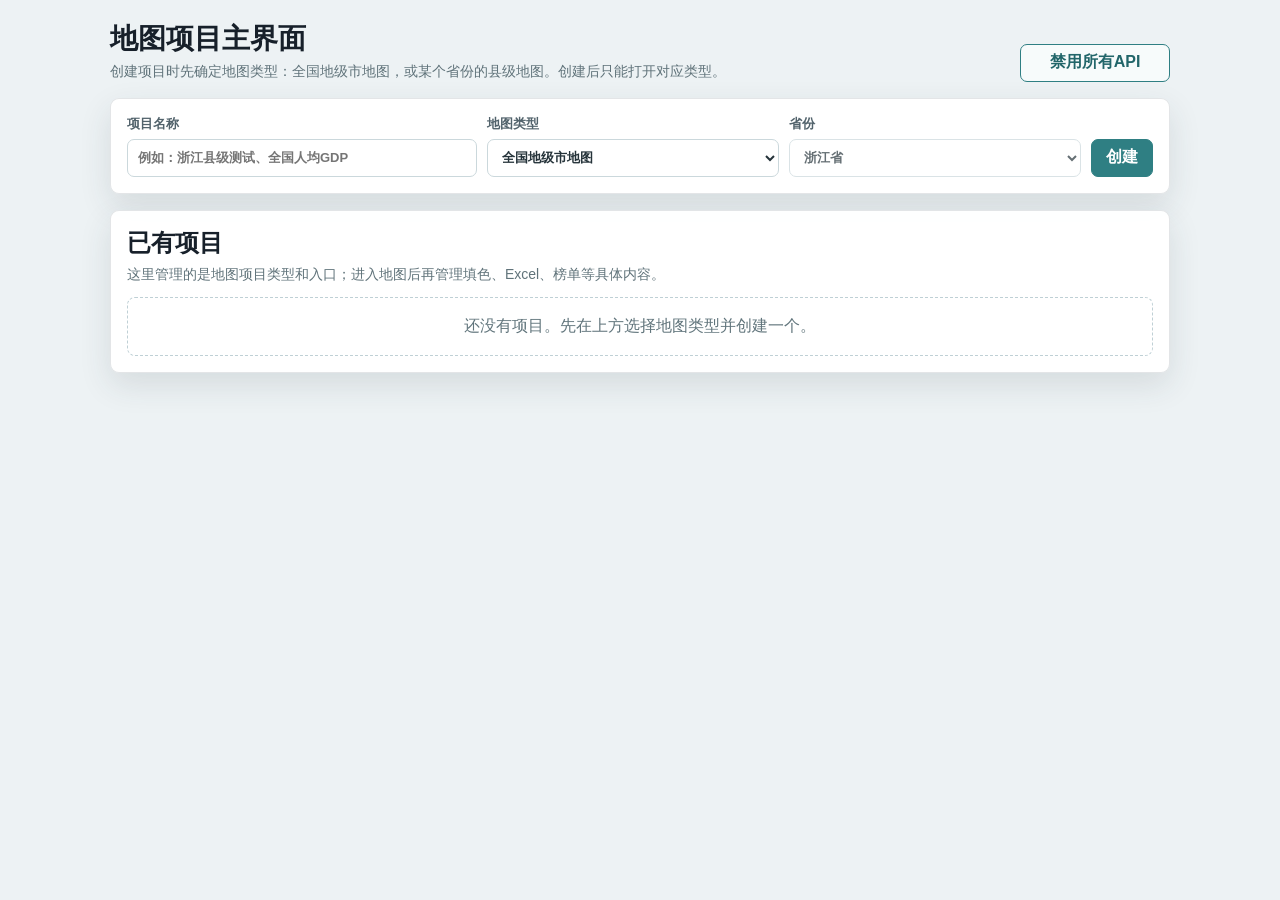
<file: index.html>
<!DOCTYPE html>
<html lang="zh-CN">
<head>
  <meta charset="UTF-8">
  <meta name="viewport" content="width=device-width, initial-scale=1.0">
  <title>地图项目主界面</title>
  <style>
    * {
      box-sizing: border-box;
    }

    html,
    body {
      min-height: 100%;
      margin: 0;
      font-family: "Microsoft YaHei", "PingFang SC", "Segoe UI", sans-serif;
      color: #17202a;
      background: #edf2f4;
    }

    body {
      padding: 22px;
    }

    .page {
      display: grid;
      gap: 16px;
      max-width: 1060px;
      margin: 0 auto;
    }

    .top {
      display: flex;
      align-items: flex-end;
      justify-content: space-between;
      gap: 14px;
    }

    h1,
    h2,
    p {
      margin: 0;
    }

    h1 {
      font-size: 28px;
      line-height: 1.2;
    }

    .muted {
      margin-top: 5px;
      color: #60737a;
      font-size: 14px;
      line-height: 1.5;
    }

    .panel {
      border: 1px solid rgba(24, 46, 56, 0.12);
      border-radius: 9px;
      background: rgba(255, 255, 255, 0.96);
      box-shadow: 0 12px 32px rgba(39, 58, 68, 0.12);
      padding: 16px;
    }

    .create-grid {
      display: grid;
      grid-template-columns: 1.2fr 1fr 1fr auto;
      gap: 10px;
      align-items: end;
    }

    label {
      display: grid;
      gap: 6px;
      color: #52636c;
      font-size: 13px;
      font-weight: 700;
    }

    input,
    select,
    button {
      height: 38px;
      border: 1px solid #cbd8dc;
      border-radius: 7px;
      background: #fff;
      color: #25333a;
      font: inherit;
    }

    input,
    select {
      padding: 0 10px;
    }

    button {
      cursor: pointer;
      font-weight: 800;
      padding: 0 14px;
    }

    .primary {
      border-color: #2f7f83;
      background: #2f7f83;
      color: #fff;
    }

    .danger {
      border-color: #c58f80;
      color: #b1472f;
    }

    .api-toggle {
      min-width: 150px;
      border-color: #2f7f83;
      color: #22666a;
      background: #f7fbfb;
    }

    .api-toggle.disabled {
      border-color: #c58f80;
      color: #b1472f;
      background: #fff7f4;
    }

    .list {
      display: grid;
      gap: 10px;
    }

    .item {
      display: grid;
      grid-template-columns: 1fr auto;
      gap: 12px;
      align-items: center;
      border: 1px solid #d6e2e6;
      border-radius: 8px;
      background: #f9fbfb;
      padding: 12px;
    }

    .item-title {
      font-size: 17px;
      font-weight: 900;
    }

    .item-meta {
      margin-top: 3px;
      color: #64757c;
      font-size: 12px;
    }

    .actions {
      display: flex;
      flex-wrap: wrap;
      justify-content: flex-end;
      gap: 8px;
    }

    .empty {
      border: 1px dashed #bfd0d5;
      border-radius: 8px;
      color: #61757c;
      padding: 18px;
      text-align: center;
    }

    @media (max-width: 760px) {
      body {
        padding: 14px;
      }

      .top,
      .item {
        grid-template-columns: 1fr;
        align-items: stretch;
      }

      .create-grid {
        grid-template-columns: 1fr;
      }

      .actions {
        justify-content: flex-start;
      }
    }
  </style>
</head>
<body>
  <main class="page">
    <header class="top">
      <div>
        <h1>地图项目主界面</h1>
        <p class="muted">创建项目时先确定地图类型：全国地级市地图，或某个省份的县级地图。创建后只能打开对应类型。</p>
      </div>
      <button id="globalApiToggle" class="api-toggle" type="button"></button>
    </header>

    <section class="panel">
      <div class="create-grid">
        <label>
          项目名称
          <input id="projectName" type="text" placeholder="例如：浙江县级测试、全国人均GDP">
        </label>
        <label>
          地图类型
          <select id="projectType">
            <option value="national">全国地级市地图</option>
            <option value="province-county">省份县级地图</option>
          </select>
        </label>
        <label>
          省份
          <select id="provinceSelect">
          </select>
        </label>
        <button id="createButton" class="primary" type="button">创建</button>
      </div>
    </section>

    <section class="panel">
      <h2>已有项目</h2>
      <p class="muted">这里管理的是地图项目类型和入口；进入地图后再管理填色、Excel、榜单等具体内容。</p>
      <div id="projectList" class="list" style="margin-top: 12px;"></div>
    </section>
  </main>

  <script>
    const PROJECT_KEY = "map-projects-v1";
    const GLOBAL_API_DISABLED_KEY = "map-ai-global-disabled-v1";
    const NATIONAL_SCHEME_CATALOG_KEY = "china-prefecture-map-schemes-v1";
    const NATIONAL_ACTIVE_SCHEME_KEY = "china-prefecture-map-active-scheme-v1";
    const NATIONAL_SCHEME_DATA_PREFIX = "china-prefecture-map-scheme-colors-v1:";
    const PROVINCES = {
      "110000": { name: "北京市" },
      "120000": { name: "天津市" },
      "130000": { name: "河北省" },
      "140000": { name: "山西省" },
      "150000": { name: "内蒙古自治区" },
      "210000": { name: "辽宁省" },
      "220000": { name: "吉林省" },
      "230000": { name: "黑龙江省" },
      "310000": { name: "上海市" },
      "320000": { name: "江苏省" },
      "330000": { name: "浙江省" },
      "340000": { name: "安徽省" },
      "350000": { name: "福建省" },
      "360000": { name: "江西省" },
      "370000": { name: "山东省" },
      "410000": { name: "河南省" },
      "420000": { name: "湖北省" },
      "430000": { name: "湖南省" },
      "440000": { name: "广东省" },
      "450000": { name: "广西壮族自治区" },
      "460000": { name: "海南省" },
      "500000": { name: "重庆市" },
      "510000": { name: "四川省" },
      "520000": { name: "贵州省" },
      "530000": { name: "云南省" },
      "540000": { name: "西藏自治区" },
      "610000": { name: "陕西省" },
      "620000": { name: "甘肃省" },
      "630000": { name: "青海省" },
      "640000": { name: "宁夏回族自治区" },
      "650000": { name: "新疆维吾尔自治区" },
      "710000": { name: "台湾省" },
      "810000": { name: "香港特别行政区" },
      "820000": { name: "澳门特别行政区" }
    };

    const projectName = document.getElementById("projectName");
    const projectType = document.getElementById("projectType");
    const provinceSelect = document.getElementById("provinceSelect");
    const projectList = document.getElementById("projectList");
    const globalApiToggle = document.getElementById("globalApiToggle");

    function readJson(key, fallback) {
      try {
        const raw = localStorage.getItem(key);
        return raw ? JSON.parse(raw) : fallback;
      } catch (error) {
        return fallback;
      }
    }

    function writeJson(key, value) {
      localStorage.setItem(key, JSON.stringify(value));
    }

    function syncGlobalApiToggle() {
      const disabled = localStorage.getItem(GLOBAL_API_DISABLED_KEY) === "1";
      globalApiToggle.classList.toggle("disabled", disabled);
      globalApiToggle.textContent = disabled ? "解除API禁用" : "禁用所有API";
      globalApiToggle.title = disabled
        ? "当前所有项目都不能调用 DeepSeek API，点击解除"
        : "点击后所有项目都不能调用 DeepSeek API";
    }

    function makeId(prefix) {
      if (window.crypto?.randomUUID) {
        return `${prefix}-${window.crypto.randomUUID()}`;
      }
      return `${prefix}-${Date.now()}-${Math.random().toString(16).slice(2)}`;
    }

    function readProjects() {
      return readJson(PROJECT_KEY, []).filter((project) => project && project.id && project.name && project.type);
    }

    function writeProjects(projects) {
      writeJson(PROJECT_KEY, projects);
    }

    function populateProvinceSelect() {
      provinceSelect.innerHTML = "";
      Object.entries(PROVINCES).forEach(([adcode, province]) => {
        const option = document.createElement("option");
        option.value = adcode;
        option.textContent = province.name;
        provinceSelect.appendChild(option);
      });
      provinceSelect.value = "330000";
    }

    function migrateLegacyNationalSchemes() {
      const catalog = readJson(NATIONAL_SCHEME_CATALOG_KEY, []);
      const schemes = Array.isArray(catalog)
        ? catalog.filter((scheme) => scheme?.id && scheme?.name)
        : [];
      if (!schemes.length) return;

      const projects = readProjects();
      const projectSchemeIds = new Set(
        projects
          .filter((project) => project.type === "national")
          .map((project) => project.schemeId || project.id)
      );
      let changed = false;

      schemes.forEach((scheme) => {
        if (projectSchemeIds.has(scheme.id)) return;
        projects.push({
          id: makeId("map"),
          name: String(scheme.name).trim() || "未命名全国地图",
          type: "national",
          province: "",
          schemeId: scheme.id,
          createdAt: Number(scheme.createdAt) || Date.now(),
          updatedAt: Number(scheme.updatedAt) || Number(scheme.createdAt) || Date.now()
        });
        projectSchemeIds.add(scheme.id);
        changed = true;
      });

      if (changed) {
        writeProjects(projects);
      }
    }

    function formatTime(value) {
      const date = new Date(Number(value) || Date.now());
      return `${date.getFullYear()}-${String(date.getMonth() + 1).padStart(2, "0")}-${String(date.getDate()).padStart(2, "0")} ${String(date.getHours()).padStart(2, "0")}:${String(date.getMinutes()).padStart(2, "0")}`;
    }

    function typeLabel(project) {
      if (project.type === "national") return "全国地级市地图";
      return `${PROVINCES[project.province]?.name || "省份"}县级地图`;
    }

    function ensureNationalScheme(project) {
      const schemeId = project.schemeId || project.id;
      const catalog = readJson(NATIONAL_SCHEME_CATALOG_KEY, []);
      const cleanCatalog = Array.isArray(catalog) ? catalog.filter((scheme) => scheme?.id && scheme?.name) : [];
      let scheme = cleanCatalog.find((item) => item.id === schemeId);
      if (!scheme) {
        scheme = {
          id: schemeId,
          name: project.name,
          createdAt: project.createdAt || Date.now(),
          updatedAt: Date.now()
        };
        cleanCatalog.push(scheme);
      } else {
        scheme.name = project.name;
        scheme.updatedAt = Date.now();
      }
      localStorage.setItem(NATIONAL_SCHEME_CATALOG_KEY, JSON.stringify(cleanCatalog));
      localStorage.setItem(NATIONAL_ACTIVE_SCHEME_KEY, schemeId);
      if (!localStorage.getItem(`${NATIONAL_SCHEME_DATA_PREFIX}${schemeId}`) && schemeId === project.id) {
        localStorage.setItem(`${NATIONAL_SCHEME_DATA_PREFIX}${schemeId}`, "{}");
      }
      project.schemeId = schemeId;
    }

    function openProject(projectId) {
      const projects = readProjects();
      const project = projects.find((item) => item.id === projectId);
      if (!project) return;
      project.updatedAt = Date.now();
      if (project.type === "national") {
        ensureNationalScheme(project);
        writeProjects(projects);
        location.href = `china_prefecture_map.html?project=${encodeURIComponent(project.id)}`;
        return;
      }
      writeProjects(projects);
      location.href = `province_county_map.html?province=${encodeURIComponent(project.province || "330000")}&project=${encodeURIComponent(project.id)}`;
    }

    function deleteProject(projectId) {
      const projects = readProjects();
      const project = projects.find((item) => item.id === projectId);
      if (!project || !confirm(`删除项目“${project.name}”？`)) return;
      const next = projects.filter((item) => item.id !== projectId);
      writeProjects(next);
      if (project.type === "province-county") {
        const provinceCode = project.province || "330000";
        localStorage.removeItem(`province-county-map-${provinceCode}-v1:${project.id}:colors`);
        localStorage.removeItem(`province-county-map-${provinceCode}-v1:${project.id}:data`);
        localStorage.removeItem(`province-county-map-${provinceCode}-v1:${project.id}:settings`);
        localStorage.removeItem(`province-county-map-${provinceCode}-v1:${project.id}:hide-close-buttons`);
        if (provinceCode === "330000") {
          localStorage.removeItem(`province-county-map-zhejiang-v1:${project.id}:colors`);
          localStorage.removeItem(`province-county-map-zhejiang-v1:${project.id}:data`);
          localStorage.removeItem(`province-county-map-zhejiang-v1:${project.id}:settings`);
          localStorage.removeItem(`province-county-map-zhejiang-v1:${project.id}:hide-close-buttons`);
        }
      }
      localStorage.removeItem(`map-ai-settings-v1:${project.id}`);
      localStorage.removeItem(`map-ai-history-v1:${project.id}`);
      renderProjects();
    }

    function renameProject(projectId) {
      const projects = readProjects();
      const project = projects.find((item) => item.id === projectId);
      if (!project) return;
      const nextName = prompt("输入新的项目名称", project.name);
      if (nextName === null) return;
      const trimmed = nextName.trim();
      if (!trimmed) return;
      project.name = trimmed.slice(0, 48);
      project.updatedAt = Date.now();
      if (project.type === "national") {
        ensureNationalScheme(project);
      }
      writeProjects(projects);
      renderProjects();
    }

    function renderProjects() {
      const projects = readProjects().sort((a, b) => Number(b.updatedAt || 0) - Number(a.updatedAt || 0));
      projectList.innerHTML = "";
      if (!projects.length) {
        const empty = document.createElement("div");
        empty.className = "empty";
        empty.textContent = "还没有项目。先在上方选择地图类型并创建一个。";
        projectList.appendChild(empty);
        return;
      }
      projects.forEach((project) => {
        const item = document.createElement("div");
        item.className = "item";

        const main = document.createElement("div");
        const title = document.createElement("div");
        title.className = "item-title";
        title.textContent = project.name;
        const meta = document.createElement("div");
        meta.className = "item-meta";
        meta.textContent = `${typeLabel(project)} · 创建 ${formatTime(project.createdAt)} · 更新 ${formatTime(project.updatedAt)}`;
        main.appendChild(title);
        main.appendChild(meta);

        const actions = document.createElement("div");
        actions.className = "actions";
        const openButton = document.createElement("button");
        openButton.className = "primary";
        openButton.type = "button";
        openButton.textContent = "打开";
        openButton.addEventListener("click", () => openProject(project.id));

        const renameButton = document.createElement("button");
        renameButton.type = "button";
        renameButton.textContent = "重命名";
        renameButton.addEventListener("click", () => renameProject(project.id));

        const deleteButton = document.createElement("button");
        deleteButton.className = "danger";
        deleteButton.type = "button";
        deleteButton.textContent = "删除";
        deleteButton.addEventListener("click", () => deleteProject(project.id));

        actions.appendChild(openButton);
        actions.appendChild(renameButton);
        actions.appendChild(deleteButton);
        item.appendChild(main);
        item.appendChild(actions);
        projectList.appendChild(item);
      });
    }

    globalApiToggle.addEventListener("click", () => {
      const disabled = localStorage.getItem(GLOBAL_API_DISABLED_KEY) === "1";
      localStorage.setItem(GLOBAL_API_DISABLED_KEY, disabled ? "0" : "1");
      syncGlobalApiToggle();
    });

    document.getElementById("createButton").addEventListener("click", () => {
      const name = projectName.value.trim();
      if (!name) {
        alert("请先输入项目名称。");
        projectName.focus();
        return;
      }
      const now = Date.now();
      const project = {
        id: makeId("map"),
        name: name.slice(0, 48),
        type: projectType.value,
        province: projectType.value === "province-county" ? provinceSelect.value : "",
        createdAt: now,
        updatedAt: now
      };
      const projects = readProjects();
      projects.push(project);
      if (project.type === "national") {
        ensureNationalScheme(project);
      }
      writeProjects(projects);
      projectName.value = "";
      renderProjects();
      openProject(project.id);
    });

    projectType.addEventListener("change", () => {
      provinceSelect.disabled = projectType.value !== "province-county";
    });

    syncGlobalApiToggle();
    populateProvinceSelect();
    migrateLegacyNationalSchemes();
    provinceSelect.disabled = projectType.value !== "province-county";
    renderProjects();
  </script>
</body>
</html>
</file>
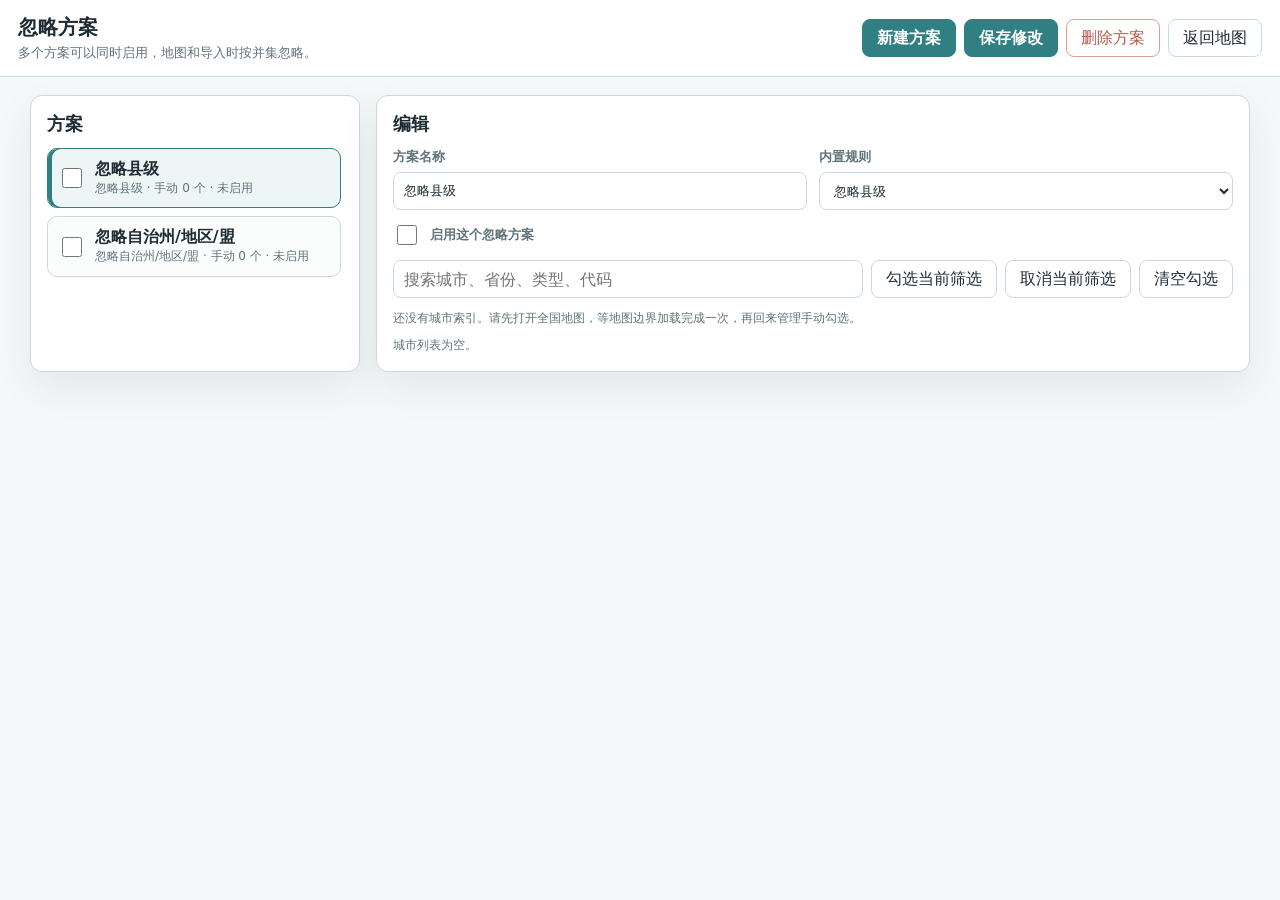
<file: ignore.html>
<!doctype html>
<html lang="zh-CN">
<head>
  <meta charset="utf-8">
  <meta name="viewport" content="width=device-width, initial-scale=1">
  <title>忽略方案</title>
  <style>
    :root {
      color-scheme: light;
      --ink: #1e2b33;
      --muted: #60727b;
      --line: #cbd9dd;
      --brand: #2f7f83;
      --brand-dark: #27666a;
      --paper: #ffffff;
      --soft: #eef6f5;
      --danger: #b85c4d;
    }

    * {
      box-sizing: border-box;
    }

    body {
      margin: 0;
      min-height: 100vh;
      color: var(--ink);
      background: #f5f8f8;
      font-family: "Microsoft YaHei", "PingFang SC", system-ui, sans-serif;
    }

    .topbar {
      position: sticky;
      top: 0;
      z-index: 10;
      display: flex;
      align-items: center;
      justify-content: space-between;
      gap: 12px;
      padding: 14px 18px;
      border-bottom: 1px solid var(--line);
      background: rgba(255, 255, 255, 0.94);
      backdrop-filter: blur(12px);
    }

    .title {
      display: grid;
      gap: 3px;
    }

    .title strong {
      font-size: 20px;
    }

    .title span {
      color: var(--muted);
      font-size: 13px;
    }

    .actions {
      display: flex;
      flex-wrap: wrap;
      gap: 8px;
      justify-content: flex-end;
    }

    .button {
      min-height: 38px;
      padding: 0 14px;
      border: 1px solid var(--line);
      border-radius: 8px;
      background: var(--paper);
      color: var(--ink);
      font: inherit;
      cursor: pointer;
    }

    .button.primary {
      border-color: var(--brand);
      background: var(--brand);
      color: #fff;
      font-weight: 800;
    }

    .button.danger {
      border-color: #d6a196;
      color: var(--danger);
    }

    main {
      width: min(1220px, calc(100vw - 32px));
      margin: 18px auto 38px;
      display: grid;
      grid-template-columns: minmax(260px, 330px) minmax(0, 1fr);
      gap: 16px;
    }

    section {
      min-width: 0;
      border: 1px solid var(--line);
      border-radius: 12px;
      background: var(--paper);
      padding: 16px;
      box-shadow: 0 16px 38px rgba(31, 48, 57, 0.08);
    }

    h2 {
      margin: 0 0 12px;
      font-size: 18px;
    }

    label {
      display: grid;
      gap: 6px;
      color: var(--muted);
      font-weight: 700;
      font-size: 13px;
    }

    input,
    select {
      width: 100%;
      min-height: 38px;
      padding: 0 10px;
      border: 1px solid var(--line);
      border-radius: 8px;
      background: #fff;
      color: var(--ink);
      font: inherit;
      font-weight: 500;
    }

    input[type="checkbox"] {
      width: 20px;
      min-height: 20px;
      padding: 0;
      accent-color: var(--brand);
    }

    .scheme-list,
    .city-list {
      display: grid;
      gap: 8px;
      max-height: calc(100vh - 270px);
      overflow: auto;
      padding-right: 2px;
    }

    .scheme-item {
      display: grid;
      grid-template-columns: auto minmax(0, 1fr);
      gap: 10px;
      align-items: center;
      padding: 10px;
      border: 1px solid var(--line);
      border-radius: 10px;
      background: #fbfdfd;
      cursor: pointer;
    }

    .scheme-item.active {
      border-color: var(--brand);
      background: var(--soft);
      box-shadow: inset 4px 0 0 var(--brand);
    }

    .scheme-name {
      font-weight: 900;
      overflow: hidden;
      text-overflow: ellipsis;
      white-space: nowrap;
    }

    .scheme-meta,
    .city-meta,
    .hint {
      color: var(--muted);
      font-size: 12px;
      line-height: 1.45;
    }

    .editor-grid {
      display: grid;
      grid-template-columns: repeat(2, minmax(0, 1fr));
      gap: 12px;
      margin-bottom: 12px;
    }

    .wide {
      grid-column: 1 / -1;
    }

    .city-tools {
      display: flex;
      flex-wrap: wrap;
      gap: 8px;
      align-items: center;
      margin: 10px 0 12px;
    }

    .city-tools .search {
      flex: 1 1 260px;
    }

    .city-item {
      display: grid;
      grid-template-columns: auto minmax(120px, 1fr) minmax(180px, 1.2fr);
      gap: 10px;
      align-items: center;
      min-height: 42px;
      padding: 8px 10px;
      border: 1px solid var(--line);
      border-radius: 9px;
      background: #fbfdfd;
    }

    .city-name {
      font-weight: 850;
      overflow: hidden;
      text-overflow: ellipsis;
      white-space: nowrap;
    }

    .toast {
      grid-column: 1 / -1;
      min-height: 22px;
      color: var(--brand-dark);
      font-weight: 800;
    }

    @media (max-width: 860px) {
      .topbar {
        align-items: flex-start;
        flex-direction: column;
      }

      main,
      .editor-grid,
      .city-item {
        grid-template-columns: 1fr;
      }
    }
  </style>
</head>
<body>
  <header class="topbar">
    <div class="title">
      <strong>忽略方案</strong>
      <span>多个方案可以同时启用，地图和导入时按并集忽略。</span>
    </div>
    <div class="actions">
      <button id="newScheme" class="button primary" type="button">新建方案</button>
      <button id="saveScheme" class="button primary" type="button">保存修改</button>
      <button id="deleteScheme" class="button danger" type="button">删除方案</button>
      <button id="backButton" class="button" type="button">返回地图</button>
    </div>
  </header>

  <main>
    <section>
      <h2>方案</h2>
      <div id="schemeList" class="scheme-list"></div>
    </section>

    <section>
      <h2>编辑</h2>
      <div class="editor-grid">
        <label>
          方案名称
          <input id="schemeName" type="text" maxlength="40">
        </label>
        <label>
          内置规则
          <select id="schemePreset">
            <option value="">无，仅使用手动勾选</option>
            <option value="nonPrefecture">忽略县级</option>
            <option value="regionLeague">忽略自治州/地区/盟</option>
          </select>
        </label>
        <label class="wide" style="display:flex; align-items:center; gap:10px;">
          <input id="schemeActive" type="checkbox">
          启用这个忽略方案
        </label>
      </div>

      <div class="city-tools">
        <input id="cityFilter" class="search" type="search" placeholder="搜索城市、省份、类型、代码">
        <button id="selectFiltered" class="button" type="button">勾选当前筛选</button>
        <button id="unselectFiltered" class="button" type="button">取消当前筛选</button>
        <button id="clearSelected" class="button" type="button">清空勾选</button>
      </div>
      <div id="summary" class="hint"></div>
      <div id="cityList" class="city-list" style="margin-top: 10px;"></div>
    </section>

    <div id="toast" class="toast"></div>
  </main>

  <script>
    const IGNORE_SCHEMES_STORAGE_KEY = "china-prefecture-map-ignore-schemes-v1";
    const IGNORE_NON_PREFECTURE_KEY = "china-prefecture-map-ignore-non-prefecture-v1";
    const CITY_INDEX_STORAGE_KEY = "china-prefecture-map-city-index-v1";
    const DEFAULT_IGNORE_SCHEMES = [
      { id: "preset-non-prefecture", name: "忽略县级", preset: "nonPrefecture", adcodes: [], active: false },
      { id: "preset-region-league", name: "忽略自治州/地区/盟", preset: "regionLeague", adcodes: [], active: false }
    ];

    const $ = (id) => document.getElementById(id);
    let schemes = loadSchemes();
    let selectedId = schemes[0]?.id || "";

    function asAdcode(value) {
      return String(value || "").padStart(6, "0");
    }

    function makeId() {
      if (window.crypto?.randomUUID) return `ignore-${window.crypto.randomUUID()}`;
      return `ignore-${Date.now()}-${Math.random().toString(16).slice(2)}`;
    }

    function defaultSchemes(legacyActive = false) {
      return DEFAULT_IGNORE_SCHEMES.map((scheme) => ({
        ...scheme,
        adcodes: [...scheme.adcodes],
        active: scheme.id === "preset-non-prefecture" ? Boolean(legacyActive) : Boolean(scheme.active),
        createdAt: Date.now(),
        updatedAt: Date.now()
      }));
    }

    function cleanScheme(value, index = 0) {
      if (!value || typeof value !== "object") return null;
      const preset = ["nonPrefecture", "regionLeague"].includes(value.preset) ? value.preset : "";
      const adcodes = Array.from(new Set((Array.isArray(value.adcodes) ? value.adcodes : [])
        .map(asAdcode)
        .filter((code) => /^\d{6}$/.test(code) && code !== "000000")));
      return {
        id: String(value.id || `ignore-${Date.now()}-${index}`).slice(0, 80),
        name: String(value.name || `忽略方案 ${index + 1}`).trim().slice(0, 40) || `忽略方案 ${index + 1}`,
        preset,
        adcodes,
        active: Boolean(value.active),
        createdAt: Number(value.createdAt) || Date.now(),
        updatedAt: Number(value.updatedAt) || Date.now()
      };
    }

    function cleanSchemes(value) {
      if (!Array.isArray(value)) return [];
      const seen = new Set();
      return value.map(cleanScheme).filter((scheme) => {
        if (!scheme || seen.has(scheme.id)) return false;
        seen.add(scheme.id);
        return true;
      });
    }

    function loadSchemes() {
      try {
        const raw = localStorage.getItem(IGNORE_SCHEMES_STORAGE_KEY);
        if (raw !== null) {
          const parsed = cleanSchemes(JSON.parse(raw));
          return parsed.length ? parsed : defaultSchemes(false);
        }
        return defaultSchemes(localStorage.getItem(IGNORE_NON_PREFECTURE_KEY) === "true");
      } catch {
        return defaultSchemes(false);
      }
    }

    function saveSchemes() {
      schemes = cleanSchemes(schemes);
      localStorage.setItem(IGNORE_SCHEMES_STORAGE_KEY, JSON.stringify(schemes));
      localStorage.setItem(
        IGNORE_NON_PREFECTURE_KEY,
        String(schemes.some((scheme) => scheme.active && scheme.preset === "nonPrefecture"))
      );
      render();
      $("toast").textContent = "已保存。回到地图后会自动应用。";
    }

    function selectedScheme() {
      return schemes.find((scheme) => scheme.id === selectedId) || null;
    }

    function presetText(preset) {
      if (preset === "nonPrefecture") return "忽略县级";
      if (preset === "regionLeague") return "忽略自治州/地区/盟";
      return "手动勾选";
    }

    function schemeSummary(scheme) {
      const parts = [];
      if (scheme.preset) parts.push(presetText(scheme.preset));
      parts.push(`手动 ${scheme.adcodes.length} 个`);
      parts.push(scheme.active ? "已启用" : "未启用");
      return parts.join(" · ");
    }

    function readCityIndex() {
      try {
        const rows = JSON.parse(localStorage.getItem(CITY_INDEX_STORAGE_KEY) || "[]");
        if (!Array.isArray(rows)) return [];
        return rows.map((row) => ({
          adcode: asAdcode(row.adcode),
          name: String(row.name || ""),
          provinceName: String(row.provinceName || "-"),
          layerType: String(row.layerType || "市界")
        })).filter((row) => /^\d{6}$/.test(row.adcode) && row.name).sort((a, b) => {
          const byProvince = a.provinceName.localeCompare(b.provinceName, "zh-Hans-CN");
          if (byProvince) return byProvince;
          return a.name.localeCompare(b.name, "zh-Hans-CN");
        });
      } catch {
        return [];
      }
    }

    function filteredCities() {
      const keyword = $("cityFilter").value.trim().toLowerCase();
      const rows = readCityIndex();
      if (!keyword) return rows;
      return rows.filter((row) => [row.name, row.provinceName, row.layerType, row.adcode]
        .some((value) => String(value || "").toLowerCase().includes(keyword)));
    }

    function renderSchemeList() {
      const host = $("schemeList");
      host.innerHTML = "";
      if (!schemes.length) {
        const empty = document.createElement("div");
        empty.className = "hint";
        empty.textContent = "暂无方案，点击新建方案。";
        host.append(empty);
        return;
      }
      schemes.forEach((scheme) => {
        const item = document.createElement("div");
        item.className = "scheme-item";
        item.classList.toggle("active", scheme.id === selectedId);

        const checkbox = document.createElement("input");
        checkbox.type = "checkbox";
        checkbox.checked = scheme.active;
        checkbox.title = "启用这个忽略方案";
        checkbox.addEventListener("click", (event) => event.stopPropagation());
        checkbox.addEventListener("change", () => {
          scheme.active = checkbox.checked;
          scheme.updatedAt = Date.now();
          saveSchemes();
        });

        const body = document.createElement("div");
        const name = document.createElement("div");
        name.className = "scheme-name";
        name.textContent = scheme.name;
        const meta = document.createElement("div");
        meta.className = "scheme-meta";
        meta.textContent = schemeSummary(scheme);
        body.append(name, meta);

        item.append(checkbox, body);
        item.addEventListener("click", () => {
          selectedId = scheme.id;
          render();
        });
        host.append(item);
      });
    }

    function fillEditor() {
      const scheme = selectedScheme();
      const disabled = !scheme;
      $("schemeName").disabled = disabled;
      $("schemePreset").disabled = disabled;
      $("schemeActive").disabled = disabled;
      $("saveScheme").disabled = disabled;
      $("deleteScheme").disabled = disabled;
      $("selectFiltered").disabled = disabled;
      $("unselectFiltered").disabled = disabled;
      $("clearSelected").disabled = disabled;
      $("cityFilter").disabled = disabled;
      $("schemeName").value = scheme?.name || "";
      $("schemePreset").value = scheme?.preset || "";
      $("schemeActive").checked = Boolean(scheme?.active);
    }

    function renderCityList() {
      const host = $("cityList");
      const scheme = selectedScheme();
      host.innerHTML = "";
      if (!scheme) {
        $("summary").textContent = "未选择方案。";
        return;
      }
      const allRows = readCityIndex();
      const rows = filteredCities();
      const selected = new Set(scheme.adcodes);
      $("summary").textContent = allRows.length
        ? `可选区域 ${allRows.length} 个，当前筛选 ${rows.length} 个，已手动勾选 ${selected.size} 个。`
        : "还没有城市索引。请先打开全国地图，等地图边界加载完成一次，再回来管理手动勾选。";

      if (!rows.length) {
        const empty = document.createElement("div");
        empty.className = "hint";
        empty.textContent = allRows.length ? "没有符合筛选的区域。" : "城市列表为空。";
        host.append(empty);
        return;
      }

      rows.forEach((row) => {
        const item = document.createElement("label");
        item.className = "city-item";
        const checkbox = document.createElement("input");
        checkbox.type = "checkbox";
        checkbox.checked = selected.has(row.adcode);
        checkbox.addEventListener("change", () => {
          const next = new Set(scheme.adcodes);
          if (checkbox.checked) next.add(row.adcode);
          else next.delete(row.adcode);
          scheme.adcodes = Array.from(next);
          scheme.updatedAt = Date.now();
          saveSchemes();
        });

        const name = document.createElement("span");
        name.className = "city-name";
        name.textContent = row.name;
        const meta = document.createElement("span");
        meta.className = "city-meta";
        meta.textContent = `${row.provinceName} · ${row.layerType} · ${row.adcode}`;
        item.append(checkbox, name, meta);
        host.append(item);
      });
    }

    function render() {
      if (selectedId && !schemes.some((scheme) => scheme.id === selectedId)) {
        selectedId = schemes[0]?.id || "";
      }
      if (!selectedId && schemes.length) selectedId = schemes[0].id;
      renderSchemeList();
      fillEditor();
      renderCityList();
    }

    function updateSelectedFromEditor() {
      const scheme = selectedScheme();
      if (!scheme) return;
      const name = $("schemeName").value.trim();
      if (!name) {
        $("toast").textContent = "方案名称不能为空。";
        return;
      }
      scheme.name = name.slice(0, 40);
      scheme.preset = $("schemePreset").value;
      scheme.active = $("schemeActive").checked;
      scheme.updatedAt = Date.now();
      saveSchemes();
    }

    function createScheme() {
      const name = prompt("请输入忽略方案名称", `忽略方案 ${schemes.length + 1}`);
      if (name === null) return;
      const trimmed = name.trim();
      if (!trimmed) {
        $("toast").textContent = "方案名称不能为空。";
        return;
      }
      const scheme = {
        id: makeId(),
        name: trimmed.slice(0, 40),
        preset: "",
        adcodes: [],
        active: true,
        createdAt: Date.now(),
        updatedAt: Date.now()
      };
      schemes.push(scheme);
      selectedId = scheme.id;
      saveSchemes();
    }

    function deleteScheme() {
      const scheme = selectedScheme();
      if (!scheme || !confirm(`删除忽略方案“${scheme.name}”？`)) return;
      schemes = schemes.filter((item) => item.id !== scheme.id);
      selectedId = schemes[0]?.id || "";
      saveSchemes();
    }

    function setFilteredSelection(checked) {
      const scheme = selectedScheme();
      if (!scheme) return;
      const next = new Set(scheme.adcodes);
      filteredCities().forEach((row) => {
        if (checked) next.add(row.adcode);
        else next.delete(row.adcode);
      });
      scheme.adcodes = Array.from(next);
      scheme.updatedAt = Date.now();
      saveSchemes();
    }

    $("newScheme").addEventListener("click", createScheme);
    $("saveScheme").addEventListener("click", updateSelectedFromEditor);
    $("deleteScheme").addEventListener("click", deleteScheme);
    $("schemeName").addEventListener("change", updateSelectedFromEditor);
    $("schemePreset").addEventListener("change", updateSelectedFromEditor);
    $("schemeActive").addEventListener("change", updateSelectedFromEditor);
    $("cityFilter").addEventListener("input", renderCityList);
    $("selectFiltered").addEventListener("click", () => setFilteredSelection(true));
    $("unselectFiltered").addEventListener("click", () => setFilteredSelection(false));
    $("clearSelected").addEventListener("click", () => {
      const scheme = selectedScheme();
      if (!scheme) return;
      scheme.adcodes = [];
      scheme.updatedAt = Date.now();
      saveSchemes();
    });
    $("backButton").addEventListener("click", () => {
      location.href = "../china_prefecture_map.html";
    });

    render();
  </script>
</body>
</html>
</file>
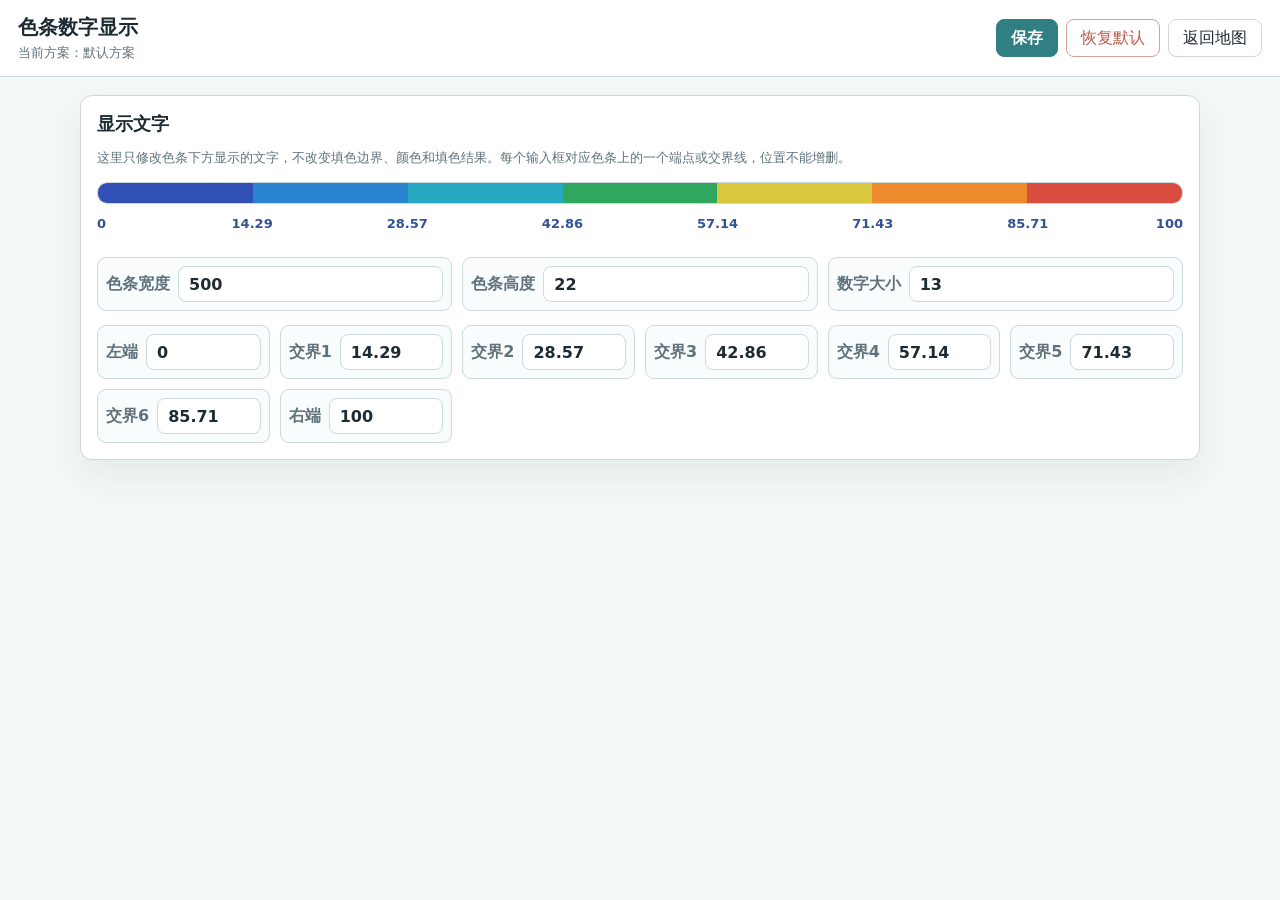
<file: legend_labels.html>
<!doctype html>
<html lang="zh-CN">
<head>
  <meta charset="utf-8">
  <meta name="viewport" content="width=device-width, initial-scale=1">
  <title>色条数字显示</title>
  <style>
    :root {
      color-scheme: light;
      --ink: #1e2b33;
      --muted: #60727b;
      --line: #cbd9dd;
      --brand: #2f7f83;
      --brand-dark: #27666a;
      --paper: #ffffff;
      --danger: #b85c4d;
    }

    * {
      box-sizing: border-box;
    }

    body {
      margin: 0;
      min-height: 100vh;
      color: var(--ink);
      background: #f5f8f8;
      font-family: "Microsoft YaHei", "PingFang SC", system-ui, sans-serif;
    }

    .topbar {
      position: sticky;
      top: 0;
      z-index: 10;
      display: flex;
      align-items: center;
      justify-content: space-between;
      gap: 12px;
      padding: 14px 18px;
      border-bottom: 1px solid var(--line);
      background: rgba(255, 255, 255, 0.94);
      backdrop-filter: blur(12px);
    }

    .title {
      display: grid;
      gap: 3px;
    }

    .title strong {
      font-size: 20px;
    }

    .title span {
      color: var(--muted);
      font-size: 13px;
    }

    .actions {
      display: flex;
      flex-wrap: wrap;
      justify-content: flex-end;
      gap: 8px;
    }

    .button {
      min-height: 38px;
      padding: 0 14px;
      border: 1px solid var(--line);
      border-radius: 8px;
      background: var(--paper);
      color: var(--ink);
      font: inherit;
      cursor: pointer;
    }

    .button.primary {
      border-color: var(--brand);
      background: var(--brand);
      color: #fff;
      font-weight: 800;
    }

    .button.danger {
      border-color: #d6a196;
      color: var(--danger);
    }

    main {
      width: min(1120px, calc(100vw - 32px));
      margin: 18px auto 38px;
      display: grid;
      gap: 16px;
    }

    section {
      border: 1px solid var(--line);
      border-radius: 12px;
      background: var(--paper);
      padding: 16px;
      box-shadow: 0 16px 38px rgba(31, 48, 57, 0.08);
    }

    h2 {
      margin: 0 0 12px;
      font-size: 18px;
    }

    .help {
      margin: 0 0 14px;
      color: var(--muted);
      font-size: 13px;
      line-height: 1.55;
    }

    .preview {
      overflow-x: auto;
      display: grid;
      gap: 8px;
      margin-top: 8px;
    }

    .preview-bar {
      display: grid;
      min-width: 620px;
      height: 30px;
      overflow: hidden;
      border: 1px solid var(--line);
      border-radius: 10px;
    }

    .preview-labels {
      position: relative;
      min-width: 620px;
      height: 34px;
      color: #315294;
      font-size: 15px;
      font-weight: 900;
    }

    .preview-labels span {
      position: absolute;
      top: 4px;
      transform: translateX(-50%);
      white-space: nowrap;
    }

    .preview-labels span:first-child {
      transform: translateX(0);
    }

    .preview-labels span:last-child {
      transform: translateX(-100%);
    }

    .size-fields,
    .label-fields {
      display: grid;
      grid-template-columns: repeat(auto-fit, minmax(170px, 1fr));
      gap: 10px;
      margin-top: 14px;
    }

    label {
      display: grid;
      grid-template-columns: auto minmax(0, 1fr);
      align-items: center;
      gap: 8px;
      padding: 8px;
      border: 1px solid var(--line);
      border-radius: 9px;
      background: #f9fcfc;
      color: var(--muted);
      font-weight: 800;
    }

    input {
      width: 100%;
      min-height: 36px;
      border: 1px solid var(--line);
      border-radius: 8px;
      background: #fff;
      color: var(--ink);
      font: inherit;
      padding: 0 10px;
    }

    .toast {
      min-height: 22px;
      color: var(--brand-dark);
      font-weight: 800;
    }

    @media (max-width: 720px) {
      .topbar {
        align-items: flex-start;
        flex-direction: column;
      }
    }
  </style>
</head>
<body>
  <header class="topbar">
    <div class="title">
      <strong>色条数字显示</strong>
      <span id="schemeName">当前方案</span>
    </div>
    <div class="actions">
      <button id="saveButton" class="button primary" type="button">保存</button>
      <button id="resetButton" class="button danger" type="button">恢复默认</button>
      <button id="backButton" class="button" type="button">返回地图</button>
    </div>
  </header>

  <main>
    <section>
      <h2>显示文字</h2>
      <p class="help">这里只修改色条下方显示的文字，不改变填色边界、颜色和填色结果。每个输入框对应色条上的一个端点或交界线，位置不能增删。</p>
      <div id="preview" class="preview"></div>
      <div class="size-fields" id="sizeFields">
        <label>色条宽度<input id="legendBarWidth" type="number" min="180" max="1200" step="10"></label>
        <label>色条高度<input id="legendBarHeight" type="number" min="8" max="80" step="1"></label>
        <label>数字大小<input id="legendLabelFontSize" type="number" min="8" max="48" step="1"></label>
      </div>
      <div id="labelFields" class="label-fields"></div>
    </section>
    <div id="toast" class="toast"></div>
  </main>

  <script>
    const ACTIVE_SCHEME_KEY = "china-prefecture-map-active-scheme-v1";
    const SCHEME_CATALOG_KEY = "china-prefecture-map-schemes-v1";
    const EXCEL_RULE_SETTINGS_STORAGE_PREFIX = "china-prefecture-map-excel-rule-settings-v1:";
    const DEFAULT_BUCKET_COUNT = 7;
    const DEFAULT_BUCKET_COLORS = ["#3151b7", "#2a84d2", "#27a9c2", "#2fa75f", "#d9c73d", "#ee8b2c", "#d84d3f"];
    const DEFAULT_SETTINGS = {
      mode: "auto",
      valueColumn: "",
      fillDataIndex: 0,
      rulesText: "",
      gradientHighColor: "#e76f51",
      gradientLowColor: "#2a9d8f",
      gradientProcess: "linear",
      gradientIntensity: 100,
      numericFillType: "buckets",
      bucketCount: DEFAULT_BUCKET_COUNT,
      bucketBoundaries: "",
      bucketColors: [...DEFAULT_BUCKET_COLORS],
      bucketLegendLabels: [],
      bucketLegendDefaultLabels: [],
      bucketLegendBarWidth: 500,
      bucketLegendBarHeight: 22,
      bucketLegendLabelFontSize: 13
    };

    const $ = (id) => document.getElementById(id);

    function activeSchemeId() {
      return localStorage.getItem(ACTIVE_SCHEME_KEY) || "default";
    }

    function schemeName() {
      try {
        const catalog = JSON.parse(localStorage.getItem(SCHEME_CATALOG_KEY) || "[]");
        const active = catalog.find((item) => item?.id === activeSchemeId());
        return active?.name || "默认方案";
      } catch {
        return "默认方案";
      }
    }

    function storageKey() {
      return `${EXCEL_RULE_SETTINGS_STORAGE_PREFIX}${activeSchemeId()}`;
    }

    function isHexColor(value) {
      return /^#[0-9a-f]{6}$/i.test(String(value || ""));
    }

    function boundedInteger(value, min, max, fallback) {
      const number = Math.floor(Number(value));
      return Number.isFinite(number) ? Math.min(max, Math.max(min, number)) : fallback;
    }

    function normalizeBucketColors(colors, count) {
      const source = Array.isArray(colors) ? colors : [];
      return Array.from({ length: count }, (_, index) => {
        const color = source[index] || DEFAULT_BUCKET_COLORS[index % DEFAULT_BUCKET_COLORS.length];
        return isHexColor(color) ? color.toLowerCase() : DEFAULT_BUCKET_COLORS[index % DEFAULT_BUCKET_COLORS.length];
      });
    }

    function sanitize(settings = {}, fallback = DEFAULT_SETTINGS) {
      const source = settings && typeof settings === "object" ? settings : {};
      const bucketCount = boundedInteger(source.bucketCount, 2, 12, fallback.bucketCount);
      const modes = new Set(["auto", "numeric", "rules", "color", "single"]);
      const processes = new Set(["linear", "smooth", "stepped", "high", "low"]);
      return {
        mode: modes.has(source.mode) ? source.mode : fallback.mode,
        valueColumn: String(source.valueColumn ?? fallback.valueColumn ?? ""),
        fillDataIndex: boundedInteger(source.fillDataIndex, 0, 7, fallback.fillDataIndex),
        rulesText: String(source.rulesText ?? fallback.rulesText ?? ""),
        gradientHighColor: isHexColor(source.gradientHighColor) ? source.gradientHighColor.toLowerCase() : fallback.gradientHighColor,
        gradientLowColor: isHexColor(source.gradientLowColor) ? source.gradientLowColor.toLowerCase() : fallback.gradientLowColor,
        gradientProcess: processes.has(source.gradientProcess) ? source.gradientProcess : fallback.gradientProcess,
        gradientIntensity: boundedInteger(source.gradientIntensity, 20, 100, fallback.gradientIntensity),
        numericFillType: source.numericFillType === "gradient" ? "gradient" : "buckets",
        bucketCount,
        bucketBoundaries: String(source.bucketBoundaries ?? fallback.bucketBoundaries ?? ""),
        bucketColors: normalizeBucketColors(source.bucketColors || fallback.bucketColors, bucketCount),
        bucketLegendLabels: Array.isArray(source.bucketLegendLabels) ? source.bucketLegendLabels.map((item) => String(item ?? "")) : [],
        bucketLegendDefaultLabels: Array.isArray(source.bucketLegendDefaultLabels) ? source.bucketLegendDefaultLabels.map((item) => String(item ?? "")) : [],
        bucketLegendBarWidth: boundedInteger(source.bucketLegendBarWidth ?? source.legendBarWidth, 180, 1200, fallback.bucketLegendBarWidth ?? 500),
        bucketLegendBarHeight: boundedInteger(source.bucketLegendBarHeight ?? source.legendBarHeight, 8, 80, fallback.bucketLegendBarHeight ?? 22),
        bucketLegendLabelFontSize: boundedInteger(source.bucketLegendLabelFontSize ?? source.legendLabelFontSize, 8, 48, fallback.bucketLegendLabelFontSize ?? 13)
      };
    }

    function readSettings() {
      try {
        return sanitize(JSON.parse(localStorage.getItem(storageKey()) || "null") || DEFAULT_SETTINGS);
      } catch {
        return sanitize(DEFAULT_SETTINGS);
      }
    }

    function writeSettings(settings) {
      localStorage.setItem(storageKey(), JSON.stringify(sanitize(settings)));
    }

    function parseNumbers(text) {
      return String(text || "")
        .split(/[,，、\s]+/)
        .map((part) => Number(String(part).replace(/,/g, "")))
        .filter(Number.isFinite);
    }

    function formatNumber(value) {
      return Number.isInteger(value) ? String(value) : Number(value).toFixed(2).replace(/\.?0+$/, "");
    }

    function defaultLabels(settings) {
      const endpoints = parseNumbers(settings.bucketBoundaries);
      if (endpoints.length >= settings.bucketCount + 1) {
        return endpoints.slice(0, settings.bucketCount + 1).map(formatNumber);
      }
      if (settings.bucketLegendDefaultLabels.length === settings.bucketCount + 1) {
        return settings.bucketLegendDefaultLabels;
      }
      return Array.from({ length: settings.bucketCount + 1 }, (_, index) => {
        const value = (index / settings.bucketCount) * 100;
        return formatNumber(value);
      });
    }

    function activeLabels(settings) {
      return settings.bucketLegendLabels.length === settings.bucketCount + 1
        ? settings.bucketLegendLabels
        : defaultLabels(settings);
    }

    let currentSettings = readSettings();

    function renderPreview(settings) {
      const preview = $("preview");
      const colors = normalizeBucketColors(settings.bucketColors, settings.bucketCount);
      const labels = activeLabels(settings);
      preview.innerHTML = "";

      const bar = document.createElement("div");
      bar.className = "preview-bar";
      bar.style.minWidth = `${settings.bucketLegendBarWidth}px`;
      bar.style.height = `${settings.bucketLegendBarHeight}px`;
      bar.style.gridTemplateColumns = `repeat(${colors.length}, minmax(0, 1fr))`;
      colors.forEach((color) => {
        const segment = document.createElement("span");
        segment.style.background = color;
        bar.append(segment);
      });

      const labelRow = document.createElement("div");
      labelRow.className = "preview-labels";
      labelRow.style.minWidth = `${settings.bucketLegendBarWidth}px`;
      labelRow.style.height = `${Math.max(28, settings.bucketLegendLabelFontSize + 18)}px`;
      labelRow.style.fontSize = `${settings.bucketLegendLabelFontSize}px`;
      labels.forEach((text, index) => {
        const item = document.createElement("span");
        item.style.left = `${(index / (labels.length - 1)) * 100}%`;
        item.textContent = text;
        labelRow.append(item);
      });

      preview.append(bar, labelRow);
    }

    function renderLabels(settings) {
      const host = $("labelFields");
      const labels = activeLabels(settings);
      host.innerHTML = "";
      labels.forEach((value, index) => {
        const label = document.createElement("label");
        label.append(index === 0 ? "左端" : (index === labels.length - 1 ? "右端" : `交界${index}`));
        const input = document.createElement("input");
        input.type = "text";
        input.value = value;
        input.dataset.labelIndex = String(index);
        label.append(input);
        host.append(label);
      });
    }

    function collectLabels() {
      return Array.from(document.querySelectorAll("[data-label-index]")).map((input) => input.value);
    }

    function syncSizeInputs(settings) {
      $("legendBarWidth").value = String(settings.bucketLegendBarWidth);
      $("legendBarHeight").value = String(settings.bucketLegendBarHeight);
      $("legendLabelFontSize").value = String(settings.bucketLegendLabelFontSize);
    }

    function collectSizeSettings(base = currentSettings) {
      return sanitize({
        ...base,
        bucketLegendBarWidth: $("legendBarWidth").value,
        bucketLegendBarHeight: $("legendBarHeight").value,
        bucketLegendLabelFontSize: $("legendLabelFontSize").value
      });
    }

    function render() {
      $("schemeName").textContent = `当前方案：${schemeName()}`;
      syncSizeInputs(currentSettings);
      renderPreview(currentSettings);
      renderLabels(currentSettings);
    }

    $("sizeFields").addEventListener("input", () => {
      currentSettings = collectSizeSettings({
        ...currentSettings,
        bucketLegendLabels: collectLabels(),
        bucketLegendDefaultLabels: defaultLabels(currentSettings)
      });
      renderPreview(currentSettings);
    });

    $("labelFields").addEventListener("input", () => {
      currentSettings = collectSizeSettings({
        ...currentSettings,
        bucketLegendLabels: collectLabels(),
        bucketLegendDefaultLabels: defaultLabels(currentSettings)
      });
      renderPreview(currentSettings);
    });

    $("saveButton").addEventListener("click", () => {
      currentSettings = collectSizeSettings({
        ...currentSettings,
        bucketLegendLabels: collectLabels(),
        bucketLegendDefaultLabels: defaultLabels(currentSettings)
      });
      writeSettings(currentSettings);
      render();
      $("toast").textContent = "已保存色条数字显示。";
    });

    $("resetButton").addEventListener("click", () => {
      currentSettings = sanitize({
        ...currentSettings,
        bucketLegendLabels: [],
        bucketLegendDefaultLabels: defaultLabels(currentSettings),
        bucketLegendBarWidth: DEFAULT_SETTINGS.bucketLegendBarWidth,
        bucketLegendBarHeight: DEFAULT_SETTINGS.bucketLegendBarHeight,
        bucketLegendLabelFontSize: DEFAULT_SETTINGS.bucketLegendLabelFontSize
      });
      writeSettings(currentSettings);
      render();
      $("toast").textContent = "已恢复默认色条数字。";
    });

    $("backButton").addEventListener("click", () => {
      location.href = "../china_prefecture_map.html";
    });

    render();
  </script>
</body>
</html>
</file>
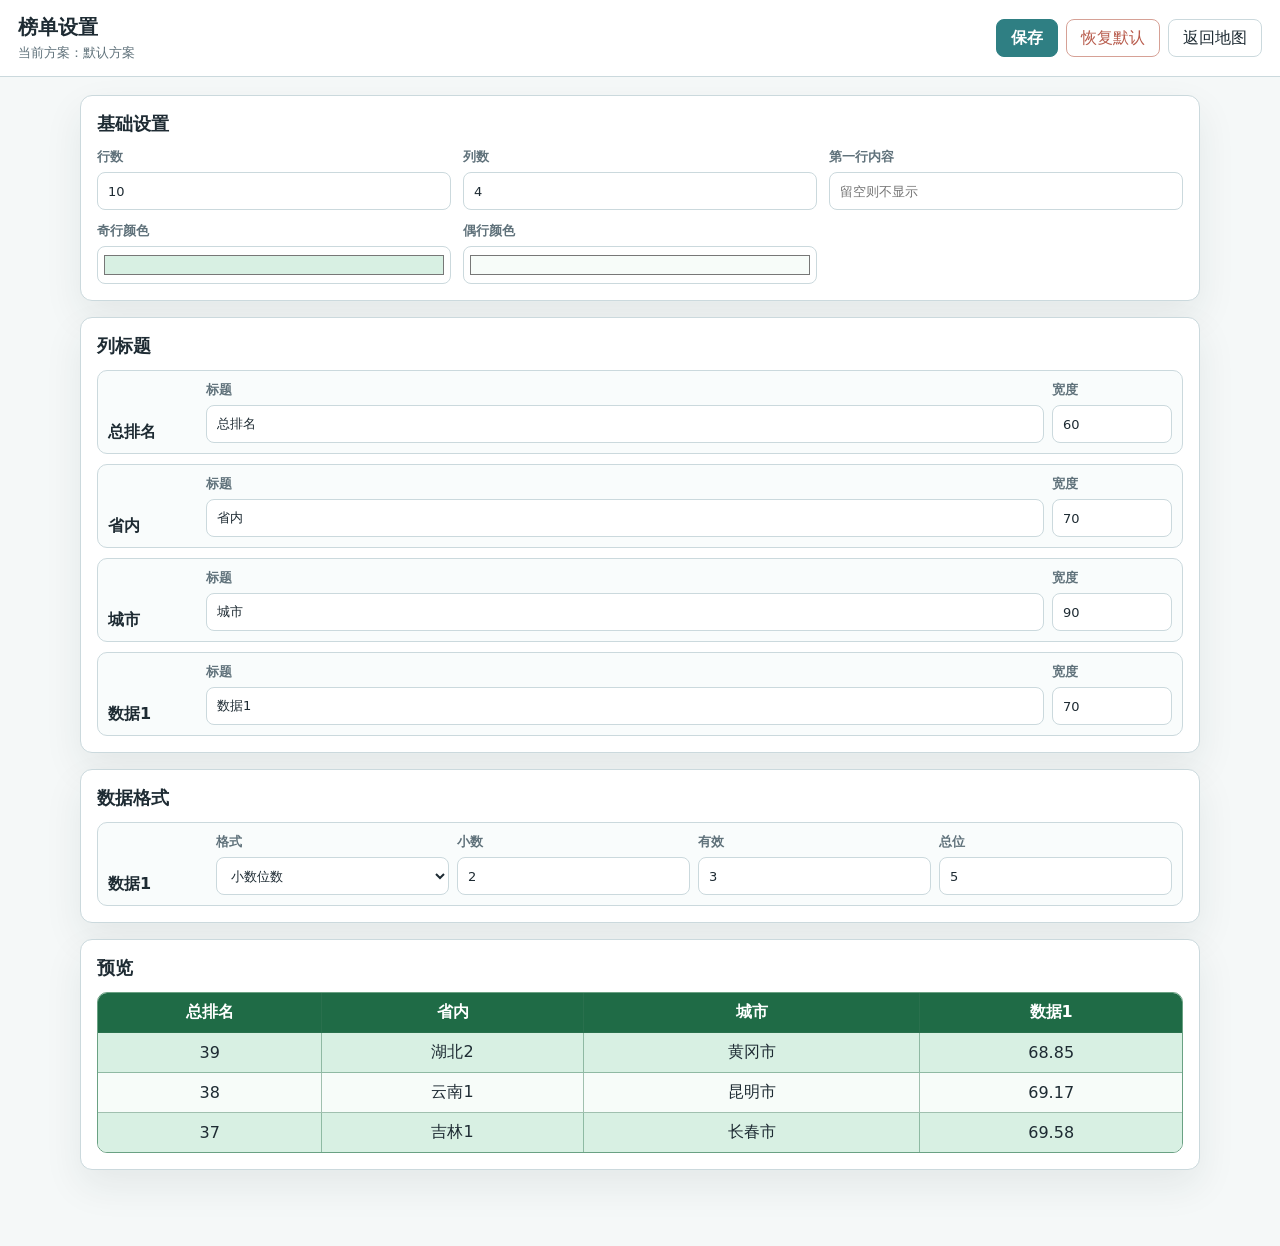
<file: rank.html>
<!doctype html>
<html lang="zh-CN">
<head>
  <meta charset="utf-8">
  <meta name="viewport" content="width=device-width, initial-scale=1">
  <title>榜单设置</title>
  <style>
    :root {
      color-scheme: light;
      --ink: #1e2b33;
      --muted: #60727b;
      --line: #cbd9dd;
      --brand: #2f7f83;
      --brand-dark: #27666a;
      --paper: #ffffff;
      --soft: #eef6f5;
      --danger: #b85c4d;
    }

    * {
      box-sizing: border-box;
    }

    body {
      margin: 0;
      min-height: 100vh;
      color: var(--ink);
      background: #f5f8f8;
      font-family: "Microsoft YaHei", "PingFang SC", system-ui, sans-serif;
    }

    .topbar {
      position: sticky;
      top: 0;
      z-index: 10;
      display: flex;
      align-items: center;
      justify-content: space-between;
      gap: 12px;
      padding: 14px 18px;
      border-bottom: 1px solid var(--line);
      background: rgba(255, 255, 255, 0.94);
      backdrop-filter: blur(12px);
    }

    .title {
      display: grid;
      gap: 3px;
    }

    .title strong {
      font-size: 20px;
    }

    .title span {
      color: var(--muted);
      font-size: 13px;
    }

    .actions {
      display: flex;
      flex-wrap: wrap;
      gap: 8px;
      justify-content: flex-end;
    }

    .button {
      min-height: 38px;
      padding: 0 14px;
      border: 1px solid var(--line);
      border-radius: 8px;
      background: var(--paper);
      color: var(--ink);
      font: inherit;
      cursor: pointer;
    }

    .button.primary {
      border-color: var(--brand);
      background: var(--brand);
      color: #fff;
      font-weight: 800;
    }

    .button.danger {
      border-color: #d6a196;
      color: var(--danger);
    }

    main {
      width: min(1120px, calc(100vw - 32px));
      margin: 18px auto 38px;
      display: grid;
      gap: 16px;
    }

    section {
      border: 1px solid var(--line);
      border-radius: 12px;
      background: var(--paper);
      padding: 16px;
      box-shadow: 0 16px 38px rgba(31, 48, 57, 0.08);
    }

    h2 {
      margin: 0 0 12px;
      font-size: 18px;
    }

    .grid {
      display: grid;
      grid-template-columns: repeat(3, minmax(0, 1fr));
      gap: 12px;
    }

    label {
      display: grid;
      gap: 6px;
      color: var(--muted);
      font-weight: 700;
      font-size: 13px;
    }

    input,
    select {
      width: 100%;
      min-height: 38px;
      padding: 0 10px;
      border: 1px solid var(--line);
      border-radius: 8px;
      background: #fff;
      color: var(--ink);
      font: inherit;
      font-weight: 500;
    }

    input[type="color"] {
      padding: 4px;
    }

    .columns,
    .formats {
      display: grid;
      gap: 10px;
    }

    .column-row,
    .format-row {
      display: grid;
      gap: 8px;
      align-items: end;
      padding: 10px;
      border: 1px solid var(--line);
      border-radius: 10px;
      background: #f9fcfc;
    }

    .column-row {
      grid-template-columns: 90px minmax(120px, 1fr) minmax(90px, 120px);
    }

    .format-row {
      grid-template-columns: 100px minmax(140px, 1fr) repeat(3, minmax(80px, 1fr));
    }

    .preview-wrap {
      overflow-x: auto;
    }

    table {
      min-width: 620px;
      border-collapse: separate;
      border-spacing: 0;
      border: 1px solid #6aa183;
      border-radius: 10px;
      overflow: hidden;
      table-layout: fixed;
      width: 100%;
    }

    th,
    td {
      padding: 9px 10px;
      border-right: 1px solid rgba(53, 119, 84, 0.45);
      border-bottom: 1px solid rgba(53, 119, 84, 0.45);
      text-align: center;
      white-space: nowrap;
      overflow: hidden;
      text-overflow: ellipsis;
    }

    th:last-child,
    td:last-child {
      border-right: 0;
    }

    tr:last-child td {
      border-bottom: 0;
    }

    th {
      background: #1f6b46;
      color: #fff;
      font-weight: 800;
    }

    tbody tr:nth-child(odd) td {
      background: var(--rank-row-odd, #d8f0e3);
    }

    tbody tr:nth-child(even) td {
      background: var(--rank-row-even, #f7fcf9);
    }

    .toast {
      min-height: 22px;
      color: var(--brand-dark);
      font-weight: 800;
    }

    @media (max-width: 820px) {
      .topbar {
        align-items: flex-start;
        flex-direction: column;
      }

      .grid,
      .column-row,
      .format-row {
        grid-template-columns: 1fr;
      }
    }
  </style>
</head>
<body>
  <header class="topbar">
    <div class="title">
      <strong>榜单设置</strong>
      <span id="schemeName">当前方案</span>
    </div>
    <div class="actions">
      <button id="saveButton" class="button primary" type="button">保存</button>
      <button id="resetButton" class="button danger" type="button">恢复默认</button>
      <button id="backButton" class="button" type="button">返回地图</button>
    </div>
  </header>

  <main>
    <section>
      <h2>基础设置</h2>
      <div class="grid">
        <label>
          行数
          <input id="visibleRows" type="number" min="1" max="100" step="1">
        </label>
        <label>
          列数
          <input id="columnCount" type="number" min="1" max="11" step="1">
        </label>
        <label>
          第一行内容
          <input id="firstRowText" type="text" placeholder="留空则不显示">
        </label>
        <label>
          奇行颜色
          <input id="oddColor" type="color">
        </label>
        <label>
          偶行颜色
          <input id="evenColor" type="color">
        </label>
      </div>
    </section>

    <section>
      <h2>列标题</h2>
      <div id="columnFields" class="columns"></div>
    </section>

    <section>
      <h2>数据格式</h2>
      <div id="formatFields" class="formats"></div>
    </section>

    <section>
      <h2>预览</h2>
      <div class="preview-wrap">
        <table id="previewTable"></table>
      </div>
    </section>

    <div id="toast" class="toast"></div>
  </main>

  <script>
    const ACTIVE_SCHEME_KEY = "china-prefecture-map-active-scheme-v1";
    const SCHEME_CATALOG_KEY = "china-prefecture-map-schemes-v1";
    const RANK_SETTINGS_STORAGE_PREFIX = "china-prefecture-map-rank-settings-v1:";
    const RANK_DATA_COLUMN_COUNT = 8;
    const RANK_BASE_COLUMN_COUNT = 3;
    const RANK_DATA_COLUMNS = Array.from({ length: RANK_DATA_COLUMN_COUNT }, (_, index) => ({
      key: `data${index + 1}`,
      label: `数据${index + 1}`
    }));
    const RANK_COLUMNS = [
      { key: "totalRank", label: "总排名" },
      { key: "provinceRank", label: "省内" },
      { key: "cityName", label: "城市" },
      ...RANK_DATA_COLUMNS
    ];
    const RANK_COLUMN_WIDTHS = [60, 70, 90, ...Array.from({ length: RANK_DATA_COLUMN_COUNT }, () => 70)];
    const DEFAULT_ROW_COLORS = { odd: "#d8f0e3", even: "#f7fcf9" };
    const DEFAULT_FORMAT = { numberFormat: "decimal", decimalPlaces: 2, significantDigits: 3, totalDigits: 5 };
    const DEFAULT_SETTINGS = {
      visibleRows: 10,
      columnCount: 4,
      columnTitles: RANK_COLUMNS.map((column) => column.label),
      columnWidths: [...RANK_COLUMN_WIDTHS],
      decimalPlaces: 2,
      significantDigits: 3,
      totalDigits: 5,
      numberFormat: "decimal",
      dataFormats: Array.from({ length: RANK_DATA_COLUMN_COUNT }, () => ({ ...DEFAULT_FORMAT })),
      firstRowText: "",
      rowColors: DEFAULT_ROW_COLORS
    };

    const $ = (id) => document.getElementById(id);

    function activeSchemeId() {
      return localStorage.getItem(ACTIVE_SCHEME_KEY) || "default";
    }

    function schemeName() {
      try {
        const catalog = JSON.parse(localStorage.getItem(SCHEME_CATALOG_KEY) || "[]");
        const active = catalog.find((item) => item?.id === activeSchemeId());
        return active?.name || "默认方案";
      } catch {
        return "默认方案";
      }
    }

    function storageKey() {
      return `${RANK_SETTINGS_STORAGE_PREFIX}${activeSchemeId()}`;
    }

    function isHexColor(value) {
      return /^#[0-9a-f]{6}$/i.test(String(value || ""));
    }

    function boundedInteger(value, min, max, fallback) {
      const number = Math.floor(Number(value));
      return Number.isFinite(number) ? Math.min(max, Math.max(min, number)) : fallback;
    }

    function sanitizeFormat(value = {}, fallback = DEFAULT_FORMAT) {
      const source = value && typeof value === "object" ? value : {};
      const formats = new Set(["text", "decimal", "significant", "totalDigits"]);
      return {
        numberFormat: formats.has(source.numberFormat) ? source.numberFormat : fallback.numberFormat,
        decimalPlaces: boundedInteger(source.decimalPlaces, 0, 6, fallback.decimalPlaces),
        significantDigits: boundedInteger(source.significantDigits, 1, 10, fallback.significantDigits),
        totalDigits: boundedInteger(source.totalDigits, 1, 15, fallback.totalDigits)
      };
    }

    function sanitize(settings = {}) {
      const source = settings && typeof settings === "object" ? settings : {};
      const columnCount = boundedInteger(source.columnCount, 1, RANK_COLUMNS.length, DEFAULT_SETTINGS.columnCount);
      const titles = Array.isArray(source.columnTitles) ? source.columnTitles : [];
      const widths = Array.isArray(source.columnWidths) ? source.columnWidths : [];
      const dataFormats = Array.from({ length: RANK_DATA_COLUMN_COUNT }, (_, index) => {
        return sanitizeFormat((Array.isArray(source.dataFormats) ? source.dataFormats[index] : null) || source, DEFAULT_FORMAT);
      });
      const rowColors = source.rowColors && typeof source.rowColors === "object" ? source.rowColors : {};
      return {
        visibleRows: boundedInteger(source.visibleRows, 1, 100, DEFAULT_SETTINGS.visibleRows),
        columnCount,
        columnTitles: RANK_COLUMNS.map((column, index) => {
          const title = String(titles[index] ?? DEFAULT_SETTINGS.columnTitles[index] ?? column.label).trim();
          return title || column.label;
        }),
        columnWidths: RANK_COLUMNS.map((column, index) => {
          const width = Number(widths[index] ?? DEFAULT_SETTINGS.columnWidths[index]);
          return Number.isFinite(width) && width > 0 ? width : DEFAULT_SETTINGS.columnWidths[index];
        }),
        decimalPlaces: dataFormats[0].decimalPlaces,
        significantDigits: dataFormats[0].significantDigits,
        totalDigits: dataFormats[0].totalDigits,
        numberFormat: dataFormats[0].numberFormat,
        dataFormats,
        firstRowText: String(source.firstRowText ?? ""),
        rowColors: {
          odd: isHexColor(rowColors.odd) ? rowColors.odd.toLowerCase() : DEFAULT_ROW_COLORS.odd,
          even: isHexColor(rowColors.even) ? rowColors.even.toLowerCase() : DEFAULT_ROW_COLORS.even
        }
      };
    }

    function readSettings() {
      try {
        return sanitize(JSON.parse(localStorage.getItem(storageKey()) || "null") || DEFAULT_SETTINGS);
      } catch {
        return sanitize(DEFAULT_SETTINGS);
      }
    }

    function writeSettings(settings) {
      localStorage.setItem(storageKey(), JSON.stringify(sanitize(settings)));
    }

    let currentSettings = readSettings();

    function formatSample(value, format) {
      if (format.numberFormat === "text") return String(value);
      if (format.numberFormat === "significant") return Number(value).toPrecision(format.significantDigits);
      if (format.numberFormat === "totalDigits") {
        const text = String(Math.round(Number(value)));
        return text.length >= format.totalDigits ? text : text.padStart(format.totalDigits, "0");
      }
      return Number(value).toFixed(format.decimalPlaces);
    }

    function renderColumns(settings) {
      const host = $("columnFields");
      host.innerHTML = "";
      const count = boundedInteger(settings.columnCount, 1, RANK_COLUMNS.length, DEFAULT_SETTINGS.columnCount);
      RANK_COLUMNS.slice(0, count).forEach((column, index) => {
        const row = document.createElement("div");
        row.className = "column-row";
        row.innerHTML = `
          <strong>${column.label}</strong>
          <label>标题<input data-title-index="${index}" type="text"></label>
          <label>宽度<input data-width-index="${index}" type="number" min="40" max="240" step="1"></label>
        `;
        row.querySelector(`[data-title-index="${index}"]`).value = settings.columnTitles[index];
        row.querySelector(`[data-width-index="${index}"]`).value = String(settings.columnWidths[index]);
        host.append(row);
      });
    }

    function visibleDataFormatCount(settings = currentSettings) {
      const count = boundedInteger(settings.columnCount, 1, RANK_COLUMNS.length, DEFAULT_SETTINGS.columnCount);
      return Math.max(0, Math.min(RANK_DATA_COLUMN_COUNT, count - RANK_BASE_COLUMN_COUNT));
    }

    function renderFormats(settings) {
      const host = $("formatFields");
      host.innerHTML = "";
      const count = visibleDataFormatCount(settings);
      Array.from({ length: count }, (_, index) => `数据${index + 1}`).forEach((name, index) => {
        const format = settings.dataFormats[index] || DEFAULT_FORMAT;
        const row = document.createElement("div");
        row.className = "format-row";
        row.innerHTML = `
          <strong>${name}</strong>
          <label>格式
            <select data-format-index="${index}">
              <option value="text">文本</option>
              <option value="decimal">小数位数</option>
              <option value="significant">有效位数</option>
              <option value="totalDigits">总位数</option>
            </select>
          </label>
          <label>小数<input data-decimal-index="${index}" type="number" min="0" max="6" step="1"></label>
          <label>有效<input data-significant-index="${index}" type="number" min="1" max="10" step="1"></label>
          <label>总位<input data-total-index="${index}" type="number" min="1" max="15" step="1"></label>
        `;
        row.querySelector(`[data-format-index="${index}"]`).value = format.numberFormat;
        row.querySelector(`[data-decimal-index="${index}"]`).value = String(format.decimalPlaces);
        row.querySelector(`[data-significant-index="${index}"]`).value = String(format.significantDigits);
        row.querySelector(`[data-total-index="${index}"]`).value = String(format.totalDigits);
        host.append(row);
      });
    }

    function collectSettings() {
      const dataFormats = Array.from({ length: RANK_DATA_COLUMN_COUNT }, (_, index) => sanitizeFormat({
        numberFormat: document.querySelector(`[data-format-index="${index}"]`)?.value,
        decimalPlaces: document.querySelector(`[data-decimal-index="${index}"]`)?.value,
        significantDigits: document.querySelector(`[data-significant-index="${index}"]`)?.value,
        totalDigits: document.querySelector(`[data-total-index="${index}"]`)?.value
      }));
      const columnTitles = RANK_COLUMNS.map((column, index) => currentSettings.columnTitles[index] || column.label);
      const columnWidths = RANK_COLUMNS.map((column, index) => currentSettings.columnWidths[index] || RANK_COLUMN_WIDTHS[index]);
      document.querySelectorAll("[data-title-index]").forEach((input) => {
        const index = Number(input.dataset.titleIndex);
        if (Number.isInteger(index) && RANK_COLUMNS[index]) {
          columnTitles[index] = input.value || RANK_COLUMNS[index].label;
        }
      });
      document.querySelectorAll("[data-width-index]").forEach((input) => {
        const index = Number(input.dataset.widthIndex);
        if (Number.isInteger(index) && RANK_COLUMNS[index]) {
          columnWidths[index] = input.value || RANK_COLUMN_WIDTHS[index];
        }
      });
      return sanitize({
        visibleRows: $("visibleRows").value,
        columnCount: $("columnCount").value,
        firstRowText: $("firstRowText").value,
        rowColors: {
          odd: $("oddColor").value,
          even: $("evenColor").value
        },
        columnTitles,
        columnWidths,
        dataFormats,
        numberFormat: dataFormats[0].numberFormat,
        decimalPlaces: dataFormats[0].decimalPlaces,
        significantDigits: dataFormats[0].significantDigits,
        totalDigits: dataFormats[0].totalDigits
      });
    }

    function renderPreview(settings) {
      document.documentElement.style.setProperty("--rank-row-odd", settings.rowColors.odd);
      document.documentElement.style.setProperty("--rank-row-even", settings.rowColors.even);
      const columns = RANK_COLUMNS.slice(0, settings.columnCount);
      const table = $("previewTable");
      table.innerHTML = "";

      const colgroup = document.createElement("colgroup");
      columns.forEach((column, index) => {
        const col = document.createElement("col");
        col.style.width = `${settings.columnWidths[index]}px`;
        colgroup.append(col);
      });

      const thead = document.createElement("thead");
      const header = document.createElement("tr");
      columns.forEach((column, index) => {
        const th = document.createElement("th");
        th.textContent = settings.columnTitles[index];
        header.append(th);
      });
      thead.append(header);

      const tbody = document.createElement("tbody");
      if (settings.firstRowText) {
        const row = document.createElement("tr");
        const cell = document.createElement("td");
        cell.colSpan = columns.length;
        cell.textContent = settings.firstRowText;
        row.append(cell);
        tbody.append(row);
      }

      const sampleRows = [
        [39, "湖北2", "黄冈市", 68.85, 120.4, 0.057, 18.2, 44, 300, "A", "甲"],
        [38, "云南1", "昆明市", 69.17, 83.2, 0.064, 22.4, 51, 280, "B", "乙"],
        [37, "吉林1", "长春市", 69.58, 78.6, 0.059, 21.1, 49, 265, "C", "丙"]
      ];
      sampleRows.forEach((values) => {
        const tr = document.createElement("tr");
        columns.forEach((column, index) => {
          const td = document.createElement("td");
          const raw = values[index];
          if (column.key.startsWith("data")) {
            const dataIndex = Number(column.key.replace("data", "")) - 1;
            td.textContent = formatSample(raw, settings.dataFormats[dataIndex] || DEFAULT_FORMAT);
          } else {
            td.textContent = raw;
          }
          tr.append(td);
        });
        tbody.append(tr);
      });

      table.append(colgroup, thead, tbody);
    }

    function fillForm(settings) {
      currentSettings = sanitize(settings);
      $("schemeName").textContent = `当前方案：${schemeName()}`;
      $("visibleRows").value = String(currentSettings.visibleRows);
      $("columnCount").value = String(currentSettings.columnCount);
      $("firstRowText").value = currentSettings.firstRowText;
      $("oddColor").value = currentSettings.rowColors.odd;
      $("evenColor").value = currentSettings.rowColors.even;
      renderColumns(currentSettings);
      renderFormats(currentSettings);
      renderPreview(currentSettings);
    }

    function save() {
      currentSettings = collectSettings();
      writeSettings(currentSettings);
      fillForm(currentSettings);
      $("toast").textContent = "已保存。回到地图后会自动应用。";
    }

    ["visibleRows", "columnCount", "firstRowText", "oddColor", "evenColor"].forEach((id) => {
      $(id).addEventListener("input", () => {
        currentSettings = collectSettings();
        if (id === "columnCount") {
          renderColumns(currentSettings);
          renderFormats(currentSettings);
        }
        renderPreview(currentSettings);
      });
    });
    $("columnFields").addEventListener("input", () => {
      currentSettings = collectSettings();
      renderPreview(currentSettings);
    });
    $("formatFields").addEventListener("input", () => {
      currentSettings = collectSettings();
      renderPreview(currentSettings);
    });
    $("formatFields").addEventListener("change", () => {
      currentSettings = collectSettings();
      renderPreview(currentSettings);
    });
    $("saveButton").addEventListener("click", save);
    $("resetButton").addEventListener("click", () => {
      currentSettings = sanitize(DEFAULT_SETTINGS);
      writeSettings(currentSettings);
      fillForm(currentSettings);
      $("toast").textContent = "已恢复默认并保存。";
    });
    $("backButton").addEventListener("click", () => {
      location.href = "../china_prefecture_map.html";
    });

    fillForm(currentSettings);
  </script>
</body>
</html>
</file>
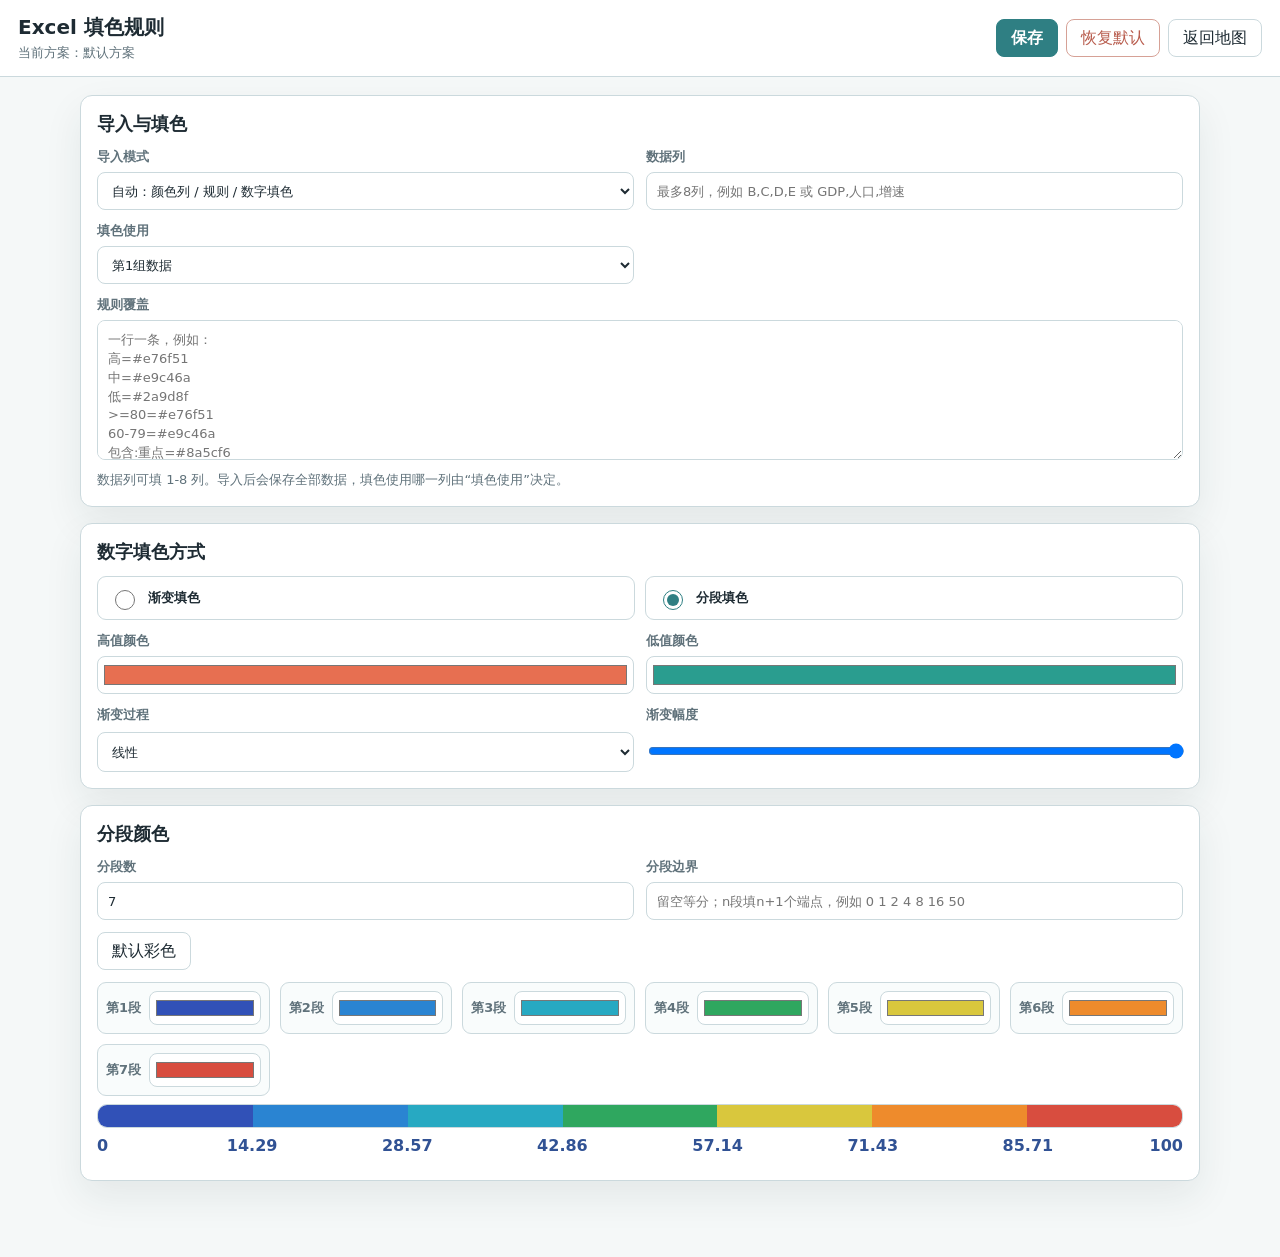
<file: rules.html>
<!doctype html>
<html lang="zh-CN">
<head>
  <meta charset="utf-8">
  <meta name="viewport" content="width=device-width, initial-scale=1">
  <title>Excel 填色规则</title>
  <style>
    :root {
      color-scheme: light;
      --ink: #1e2b33;
      --muted: #60727b;
      --line: #cbd9dd;
      --brand: #2f7f83;
      --brand-dark: #27666a;
      --soft: #eef6f5;
      --paper: #ffffff;
      --danger: #b85c4d;
    }

    * {
      box-sizing: border-box;
    }

    body {
      margin: 0;
      min-height: 100vh;
      color: var(--ink);
      background: #f5f8f8;
      font-family: "Microsoft YaHei", "PingFang SC", system-ui, sans-serif;
    }

    .topbar {
      position: sticky;
      top: 0;
      z-index: 10;
      display: flex;
      align-items: center;
      justify-content: space-between;
      gap: 12px;
      padding: 14px 18px;
      border-bottom: 1px solid var(--line);
      background: rgba(255, 255, 255, 0.94);
      backdrop-filter: blur(12px);
    }

    .title {
      display: grid;
      gap: 3px;
    }

    .title strong {
      font-size: 20px;
    }

    .title span {
      color: var(--muted);
      font-size: 13px;
    }

    .actions {
      display: flex;
      flex-wrap: wrap;
      gap: 8px;
      justify-content: flex-end;
    }

    .button {
      min-height: 38px;
      padding: 0 14px;
      border: 1px solid var(--line);
      border-radius: 8px;
      background: var(--paper);
      color: var(--ink);
      font: inherit;
      cursor: pointer;
    }

    .button.primary {
      border-color: var(--brand);
      background: var(--brand);
      color: #fff;
      font-weight: 800;
    }

    .button.danger {
      border-color: #d6a196;
      color: var(--danger);
    }

    main {
      width: min(1120px, calc(100vw - 32px));
      margin: 18px auto 38px;
      display: grid;
      gap: 16px;
    }

    section {
      border: 1px solid var(--line);
      border-radius: 12px;
      background: var(--paper);
      padding: 16px;
      box-shadow: 0 16px 38px rgba(31, 48, 57, 0.08);
    }

    h2 {
      margin: 0 0 12px;
      font-size: 18px;
    }

    .grid {
      display: grid;
      grid-template-columns: repeat(2, minmax(0, 1fr));
      gap: 12px;
    }

    .wide {
      grid-column: 1 / -1;
    }

    label {
      display: grid;
      gap: 6px;
      color: var(--muted);
      font-weight: 700;
      font-size: 13px;
    }

    input,
    select,
    textarea {
      width: 100%;
      border: 1px solid var(--line);
      border-radius: 8px;
      background: #fff;
      color: var(--ink);
      font: inherit;
      font-weight: 500;
    }

    input,
    select {
      min-height: 38px;
      padding: 0 10px;
    }

    textarea {
      min-height: 140px;
      padding: 10px;
      resize: vertical;
      line-height: 1.45;
    }

    input[type="color"] {
      padding: 4px;
    }

    input[type="range"] {
      padding: 0;
    }

    .choice-row {
      display: grid;
      grid-template-columns: repeat(2, minmax(0, 1fr));
      gap: 10px;
    }

    .choice {
      display: flex;
      align-items: center;
      gap: 10px;
      min-height: 44px;
      padding: 0 12px;
      border: 1px solid var(--line);
      border-radius: 9px;
      color: var(--ink);
      background: #fff;
    }

    .choice input {
      width: 20px;
      min-height: 20px;
      accent-color: var(--brand);
    }

    .bucket-colors,
    .label-fields {
      display: grid;
      grid-template-columns: repeat(auto-fit, minmax(150px, 1fr));
      gap: 10px;
    }

    .bucket-color,
    .label-field {
      display: grid;
      grid-template-columns: auto minmax(0, 1fr);
      align-items: center;
      gap: 8px;
      padding: 8px;
      border: 1px solid var(--line);
      border-radius: 9px;
      background: #f9fcfc;
      color: var(--muted);
      font-weight: 700;
    }

    .bucket-color input {
      min-height: 34px;
    }

    .preview {
      overflow-x: auto;
      display: grid;
      gap: 8px;
      margin-top: 8px;
    }

    .preview-bar {
      display: grid;
      min-width: 520px;
      height: 24px;
      overflow: hidden;
      border: 1px solid var(--line);
      border-radius: 10px;
    }

    .preview-labels {
      position: relative;
      min-width: 520px;
      height: 28px;
      color: #315294;
      font-weight: 800;
    }

    .preview-labels span {
      position: absolute;
      transform: translateX(-50%);
      white-space: nowrap;
    }

    .preview-labels span:first-child {
      transform: translateX(0);
    }

    .preview-labels span:last-child {
      transform: translateX(-100%);
    }

    .help {
      margin: 10px 0 0;
      color: var(--muted);
      font-size: 13px;
      line-height: 1.55;
    }

    .toast {
      min-height: 22px;
      color: var(--brand-dark);
      font-weight: 800;
    }

    @media (max-width: 720px) {
      .topbar {
        align-items: flex-start;
        flex-direction: column;
      }

      .grid,
      .choice-row {
        grid-template-columns: 1fr;
      }
    }
  </style>
</head>
<body>
  <header class="topbar">
    <div class="title">
      <strong>Excel 填色规则</strong>
      <span id="schemeName">当前方案</span>
    </div>
    <div class="actions">
      <button id="saveButton" class="button primary" type="button">保存</button>
      <button id="resetButton" class="button danger" type="button">恢复默认</button>
      <button id="backButton" class="button" type="button">返回地图</button>
    </div>
  </header>

  <main>
    <section>
      <h2>导入与填色</h2>
      <div class="grid">
        <label>
          导入模式
          <select id="mode">
            <option value="auto">自动：颜色列 / 规则 / 数字填色</option>
            <option value="numeric">按数字列填色</option>
            <option value="rules">按规则列填色</option>
            <option value="color">按颜色列填色</option>
            <option value="single">所有匹配城市用当前颜色</option>
          </select>
        </label>
        <label>
          数据列
          <input id="valueColumn" type="text" placeholder="最多8列，例如 B,C,D,E 或 GDP,人口,增速">
        </label>
        <label>
          填色使用
          <select id="fillDataIndex">
            <option value="0">第1组数据</option>
            <option value="1">第2组数据</option>
            <option value="2">第3组数据</option>
            <option value="3">第4组数据</option>
            <option value="4">第5组数据</option>
            <option value="5">第6组数据</option>
            <option value="6">第7组数据</option>
            <option value="7">第8组数据</option>
          </select>
        </label>
        <label class="wide">
          规则覆盖
          <textarea id="rulesText" spellcheck="false" placeholder="一行一条，例如：
高=#e76f51
中=#e9c46a
低=#2a9d8f
>=80=#e76f51
60-79=#e9c46a
包含:重点=#8a5cf6
其他=#8d99ae"></textarea>
        </label>
      </div>
      <p class="help">数据列可填 1-8 列。导入后会保存全部数据，填色使用哪一列由“填色使用”决定。</p>
    </section>

    <section>
      <h2>数字填色方式</h2>
      <div class="choice-row">
        <label class="choice">
          <input type="radio" name="numericFillType" value="gradient">
          渐变填色
        </label>
        <label class="choice">
          <input type="radio" name="numericFillType" value="buckets">
          分段填色
        </label>
      </div>
      <div class="grid" style="margin-top: 12px;">
        <label>
          高值颜色
          <input id="gradientHighColor" type="color">
        </label>
        <label>
          低值颜色
          <input id="gradientLowColor" type="color">
        </label>
        <label>
          渐变过程
          <select id="gradientProcess">
            <option value="linear">线性</option>
            <option value="smooth">平滑</option>
            <option value="stepped">分段</option>
            <option value="high">强调高值</option>
            <option value="low">强调低值</option>
          </select>
        </label>
        <label>
          渐变幅度
          <input id="gradientIntensity" type="range" min="20" max="100" step="5">
        </label>
      </div>
    </section>

    <section>
      <h2>分段颜色</h2>
      <div class="grid">
        <label>
          分段数
          <input id="bucketCount" type="number" min="2" max="12" step="1">
        </label>
        <label>
          分段边界
          <input id="bucketBoundaries" type="text" placeholder="留空等分；n段填n+1个端点，例如 0 1 2 4 8 16 50">
        </label>
      </div>
      <div class="actions" style="justify-content:flex-start; margin: 12px 0;">
        <button id="resetBucketColors" class="button" type="button">默认彩色</button>
      </div>
      <div id="bucketColors" class="bucket-colors"></div>
      <div id="preview" class="preview"></div>
    </section>

    <div id="toast" class="toast"></div>
  </main>

  <script>
    const ACTIVE_SCHEME_KEY = "china-prefecture-map-active-scheme-v1";
    const SCHEME_CATALOG_KEY = "china-prefecture-map-schemes-v1";
    const EXCEL_RULE_SETTINGS_STORAGE_PREFIX = "china-prefecture-map-excel-rule-settings-v1:";
    const EXCEL_RULE_APPLY_REQUEST_PREFIX = "china-prefecture-map-excel-rule-apply-request-v1:";
    const RANK_DATA_COLUMN_COUNT = 8;
    const DEFAULT_BUCKET_COUNT = 7;
    const DEFAULT_BUCKET_COLORS = ["#3151b7", "#2a84d2", "#27a9c2", "#2fa75f", "#d9c73d", "#ee8b2c", "#d84d3f"];
    const DEFAULT_SETTINGS = {
      mode: "auto",
      valueColumn: "",
      fillDataIndex: 0,
      rulesText: "",
      gradientHighColor: "#e76f51",
      gradientLowColor: "#2a9d8f",
      gradientProcess: "linear",
      gradientIntensity: 100,
      numericFillType: "buckets",
      bucketCount: DEFAULT_BUCKET_COUNT,
      bucketBoundaries: "",
      bucketColors: [...DEFAULT_BUCKET_COLORS],
      bucketLegendLabels: [],
      bucketLegendDefaultLabels: []
    };

    const $ = (id) => document.getElementById(id);
    const controls = {
      mode: $("mode"),
      valueColumn: $("valueColumn"),
      fillDataIndex: $("fillDataIndex"),
      rulesText: $("rulesText"),
      gradientHighColor: $("gradientHighColor"),
      gradientLowColor: $("gradientLowColor"),
      gradientProcess: $("gradientProcess"),
      gradientIntensity: $("gradientIntensity"),
      bucketCount: $("bucketCount"),
      bucketBoundaries: $("bucketBoundaries")
    };

    function activeSchemeId() {
      return localStorage.getItem(ACTIVE_SCHEME_KEY) || "default";
    }

    function schemeName() {
      try {
        const catalog = JSON.parse(localStorage.getItem(SCHEME_CATALOG_KEY) || "[]");
        const active = catalog.find((item) => item?.id === activeSchemeId());
        return active?.name || "默认方案";
      } catch {
        return "默认方案";
      }
    }

    function storageKey() {
      return `${EXCEL_RULE_SETTINGS_STORAGE_PREFIX}${activeSchemeId()}`;
    }

    function isHexColor(value) {
      return /^#[0-9a-f]{6}$/i.test(String(value || ""));
    }

    function boundedInteger(value, min, max, fallback) {
      const number = Math.floor(Number(value));
      return Number.isFinite(number) ? Math.min(max, Math.max(min, number)) : fallback;
    }

    function normalizeBucketColors(colors, count) {
      const source = Array.isArray(colors) ? colors : [];
      return Array.from({ length: count }, (_, index) => {
        const color = source[index] || DEFAULT_BUCKET_COLORS[index % DEFAULT_BUCKET_COLORS.length];
        return isHexColor(color) ? color.toLowerCase() : DEFAULT_BUCKET_COLORS[index % DEFAULT_BUCKET_COLORS.length];
      });
    }

    function sanitize(settings = {}, fallback = DEFAULT_SETTINGS) {
      const source = settings && typeof settings === "object" ? settings : {};
      const bucketCount = boundedInteger(source.bucketCount, 2, 12, fallback.bucketCount);
      const modes = new Set(["auto", "numeric", "rules", "color", "single"]);
      const processes = new Set(["linear", "smooth", "stepped", "high", "low"]);
      return {
        mode: modes.has(source.mode) ? source.mode : fallback.mode,
        valueColumn: String(source.valueColumn ?? fallback.valueColumn ?? ""),
        fillDataIndex: boundedInteger(source.fillDataIndex, 0, RANK_DATA_COLUMN_COUNT - 1, fallback.fillDataIndex),
        rulesText: String(source.rulesText ?? fallback.rulesText ?? ""),
        gradientHighColor: isHexColor(source.gradientHighColor) ? source.gradientHighColor.toLowerCase() : fallback.gradientHighColor,
        gradientLowColor: isHexColor(source.gradientLowColor) ? source.gradientLowColor.toLowerCase() : fallback.gradientLowColor,
        gradientProcess: processes.has(source.gradientProcess) ? source.gradientProcess : fallback.gradientProcess,
        gradientIntensity: boundedInteger(source.gradientIntensity, 20, 100, fallback.gradientIntensity),
        numericFillType: source.numericFillType === "gradient" ? "gradient" : "buckets",
        bucketCount,
        bucketBoundaries: String(source.bucketBoundaries ?? fallback.bucketBoundaries ?? ""),
        bucketColors: normalizeBucketColors(source.bucketColors || fallback.bucketColors, bucketCount),
        bucketLegendLabels: Array.isArray(source.bucketLegendLabels) ? source.bucketLegendLabels.map((item) => String(item ?? "")) : [],
        bucketLegendDefaultLabels: Array.isArray(source.bucketLegendDefaultLabels) ? source.bucketLegendDefaultLabels.map((item) => String(item ?? "")) : []
      };
    }

    function readSettings() {
      try {
        return sanitize(JSON.parse(localStorage.getItem(storageKey()) || "null") || DEFAULT_SETTINGS);
      } catch {
        return sanitize(DEFAULT_SETTINGS);
      }
    }

    function writeSettings(settings) {
      localStorage.setItem(storageKey(), JSON.stringify(sanitize(settings)));
      localStorage.setItem(EXCEL_RULE_APPLY_REQUEST_PREFIX + activeSchemeId(), String(Date.now()));
    }

    function parseNumbers(text) {
      return String(text || "")
        .split(/[,，;；\s]+/)
        .map((part) => Number(String(part).replace(/,/g, "")))
        .filter(Number.isFinite);
    }

    function formatNumber(value) {
      return Number.isInteger(value) ? String(value) : Number(value).toFixed(2).replace(/\.?0+$/, "");
    }

    function defaultLabels(settings) {
      if (settings.bucketLegendDefaultLabels.length === settings.bucketCount + 1) {
        return settings.bucketLegendDefaultLabels;
      }
      const endpoints = parseNumbers(settings.bucketBoundaries);
      if (endpoints.length >= settings.bucketCount + 1) {
        return endpoints.slice(0, settings.bucketCount + 1).map(formatNumber);
      }
      return Array.from({ length: settings.bucketCount + 1 }, (_, index) => {
        const value = (index / settings.bucketCount) * 100;
        return formatNumber(value);
      });
    }

    function collectSettings() {
      const count = boundedInteger(controls.bucketCount.value, 2, 12, DEFAULT_BUCKET_COUNT);
      const labels = currentSettings.bucketLegendLabels.length === count + 1
        ? currentSettings.bucketLegendLabels
        : [];
      return sanitize({
        mode: controls.mode.value,
        valueColumn: controls.valueColumn.value,
        fillDataIndex: controls.fillDataIndex.value,
        rulesText: controls.rulesText.value,
        gradientHighColor: controls.gradientHighColor.value,
        gradientLowColor: controls.gradientLowColor.value,
        gradientProcess: controls.gradientProcess.value,
        gradientIntensity: controls.gradientIntensity.value,
        numericFillType: document.querySelector("input[name='numericFillType']:checked")?.value || "buckets",
        bucketCount: count,
        bucketBoundaries: controls.bucketBoundaries.value,
        bucketColors: Array.from(document.querySelectorAll("[data-bucket-color]")).map((input) => input.value),
        bucketLegendLabels: labels,
        bucketLegendDefaultLabels: defaultLabels({ ...currentSettings, bucketCount: count, bucketBoundaries: controls.bucketBoundaries.value })
      });
    }

    let currentSettings = readSettings();

    function renderBucketColors(settings) {
      const host = $("bucketColors");
      host.innerHTML = "";
      settings.bucketColors.forEach((color, index) => {
        const label = document.createElement("label");
        label.className = "bucket-color";
        label.append(`第${index + 1}段`);
        const input = document.createElement("input");
        input.type = "color";
        input.value = color;
        input.dataset.bucketColor = String(index);
        input.addEventListener("input", () => {
          currentSettings = collectSettings();
          renderPreview(currentSettings);
        });
        label.append(input);
        host.append(label);
      });
    }

    function renderPreview(settings) {
      const preview = $("preview");
      const colors = normalizeBucketColors(settings.bucketColors, settings.bucketCount);
      const labels = settings.bucketLegendLabels.length === settings.bucketCount + 1
        ? settings.bucketLegendLabels
        : defaultLabels(settings);
      preview.innerHTML = "";

      const bar = document.createElement("div");
      bar.className = "preview-bar";
      bar.style.gridTemplateColumns = `repeat(${colors.length}, minmax(0, 1fr))`;
      colors.forEach((color) => {
        const segment = document.createElement("span");
        segment.style.background = color;
        bar.append(segment);
      });

      const labelRow = document.createElement("div");
      labelRow.className = "preview-labels";
      labels.forEach((text, index) => {
        const item = document.createElement("span");
        item.style.left = `${(index / (labels.length - 1)) * 100}%`;
        item.textContent = text;
        labelRow.append(item);
      });

      preview.append(bar, labelRow);
    }

    function fillForm(settings) {
      currentSettings = sanitize(settings);
      $("schemeName").textContent = `当前方案：${schemeName()}`;
      controls.mode.value = currentSettings.mode;
      controls.valueColumn.value = currentSettings.valueColumn;
      controls.fillDataIndex.value = String(currentSettings.fillDataIndex);
      controls.rulesText.value = currentSettings.rulesText;
      controls.gradientHighColor.value = currentSettings.gradientHighColor;
      controls.gradientLowColor.value = currentSettings.gradientLowColor;
      controls.gradientProcess.value = currentSettings.gradientProcess;
      controls.gradientIntensity.value = String(currentSettings.gradientIntensity);
      controls.bucketCount.value = String(currentSettings.bucketCount);
      controls.bucketBoundaries.value = currentSettings.bucketBoundaries;
      document.querySelectorAll("input[name='numericFillType']").forEach((input) => {
        input.checked = input.value === currentSettings.numericFillType;
      });
      renderBucketColors(currentSettings);
      renderPreview(currentSettings);
    }

    function save() {
      currentSettings = collectSettings();
      writeSettings(currentSettings);
      fillForm(currentSettings);
      $("toast").textContent = "已保存。回到地图后会自动应用。";
    }

    Object.values(controls).forEach((control) => {
      control.addEventListener("input", () => {
        currentSettings = collectSettings();
        if (control === controls.bucketCount) {
          currentSettings.bucketLegendLabels = [];
          currentSettings.bucketColors = normalizeBucketColors(currentSettings.bucketColors, currentSettings.bucketCount);
          renderBucketColors(currentSettings);
        }
        renderPreview(currentSettings);
      });
      control.addEventListener("change", () => {
        currentSettings = collectSettings();
        if (control === controls.bucketCount || control === controls.bucketBoundaries) {
          currentSettings.bucketLegendLabels = [];
          currentSettings.bucketLegendDefaultLabels = defaultLabels(currentSettings);
        }
        renderPreview(currentSettings);
      });
    });

    document.querySelectorAll("input[name='numericFillType']").forEach((input) => {
      input.addEventListener("change", () => {
        currentSettings = collectSettings();
      });
    });

    $("saveButton").addEventListener("click", save);
    $("resetButton").addEventListener("click", () => {
      currentSettings = sanitize(DEFAULT_SETTINGS);
      fillForm(currentSettings);
      writeSettings(currentSettings);
      $("toast").textContent = "已恢复默认并保存。";
    });
    $("resetBucketColors").addEventListener("click", () => {
      currentSettings = collectSettings();
      currentSettings.bucketColors = normalizeBucketColors(DEFAULT_BUCKET_COLORS, currentSettings.bucketCount);
      renderBucketColors(currentSettings);
      renderPreview(currentSettings);
    });
    $("backButton").addEventListener("click", () => {
      location.href = "../china_prefecture_map.html";
    });

    fillForm(currentSettings);
  </script>
</body>
</html>
</file>
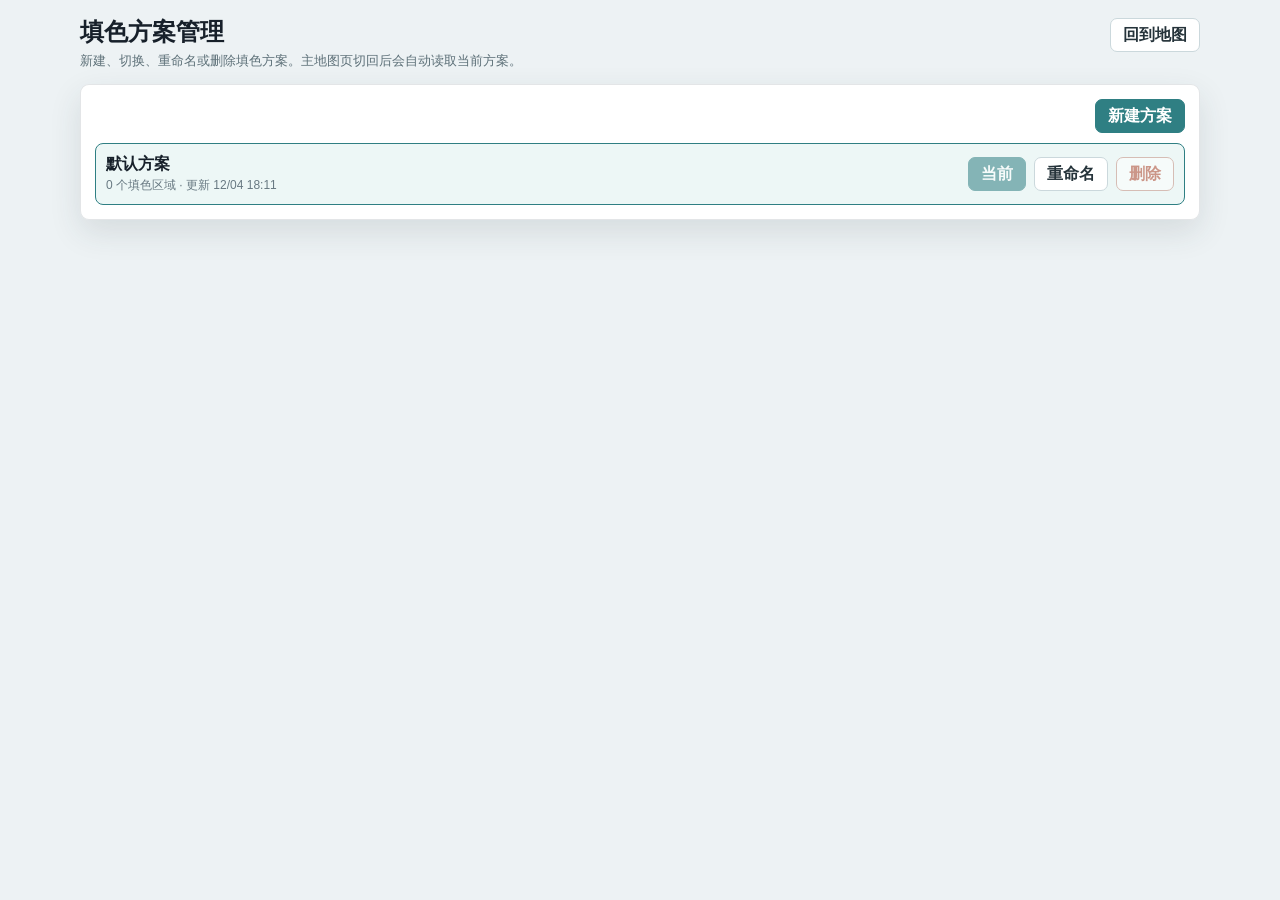
<file: schemes.html>
<!DOCTYPE html>
<html lang="zh-CN">
<head>
  <meta charset="UTF-8">
  <meta name="viewport" content="width=device-width, initial-scale=1.0">
  <title>填色方案管理</title>
  <link rel="stylesheet" href="common.css">
</head>
<body>
  <main class="page">
    <header class="top">
      <div class="title">
        <h1>填色方案管理</h1>
        <p>新建、切换、重命名或删除填色方案。主地图页切回后会自动读取当前方案。</p>
      </div>
      <button id="backButton" class="button" type="button">回到地图</button>
    </header>

    <section class="panel grid">
      <div class="actions">
        <button id="newSchemeButton" class="button primary" type="button">新建方案</button>
      </div>
      <div id="schemeList" class="list"></div>
    </section>
  </main>

  <script src="shared.js"></script>
  <script>
    const schemeList = document.getElementById("schemeList");
    const newSchemeButton = document.getElementById("newSchemeButton");
    const backButton = document.getElementById("backButton");

    function colorCount(schemeId) {
      return Object.keys(MapStore.readColors(schemeId)).length;
    }

    function render() {
      const state = MapStore.readSchemeState();
      schemeList.innerHTML = "";
      const fragment = document.createDocumentFragment();
      state.catalog.forEach((scheme) => {
        const item = document.createElement("div");
        item.className = "item";
        item.classList.toggle("active", scheme.id === state.activeId);

        const main = document.createElement("div");
        const title = document.createElement("div");
        title.className = "item-title";
        title.textContent = scheme.name;
        const meta = document.createElement("div");
        meta.className = "item-meta";
        meta.textContent = `${colorCount(scheme.id)} 个填色区域 · 更新 ${MapStore.formatTime(scheme.updatedAt)}`;
        main.appendChild(title);
        main.appendChild(meta);

        const actions = document.createElement("div");
        actions.className = "inline";

        const openButton = document.createElement("button");
        openButton.className = "button primary";
        openButton.type = "button";
        openButton.textContent = scheme.id === state.activeId ? "当前" : "打开";
        openButton.disabled = scheme.id === state.activeId;
        openButton.addEventListener("click", () => {
          MapStore.writeSchemeState(state.catalog, scheme.id);
          render();
        });

        const renameButton = document.createElement("button");
        renameButton.className = "button";
        renameButton.type = "button";
        renameButton.textContent = "重命名";
        renameButton.addEventListener("click", () => {
          const next = prompt("请输入方案名称", scheme.name);
          if (next === null) return;
          const trimmed = next.trim();
          if (!trimmed) return;
          scheme.name = trimmed.slice(0, 40);
          scheme.updatedAt = Date.now();
          MapStore.writeSchemeState(state.catalog, state.activeId);
          render();
        });

        const deleteButton = document.createElement("button");
        deleteButton.className = "button danger";
        deleteButton.type = "button";
        deleteButton.textContent = "删除";
        deleteButton.disabled = state.catalog.length <= 1;
        deleteButton.addEventListener("click", () => {
          if (!confirm(`删除方案“${scheme.name}”？`)) return;
          const nextCatalog = state.catalog.filter((item) => item.id !== scheme.id);
          const nextActive = state.activeId === scheme.id ? nextCatalog[0]?.id : state.activeId;
          MapStore.removeSchemeData(scheme.id);
          MapStore.writeSchemeState(nextCatalog, nextActive);
          render();
        });

        actions.appendChild(openButton);
        actions.appendChild(renameButton);
        actions.appendChild(deleteButton);
        item.appendChild(main);
        item.appendChild(actions);
        fragment.appendChild(item);
      });
      schemeList.appendChild(fragment);
    }

    newSchemeButton.addEventListener("click", () => {
      const state = MapStore.readSchemeState();
      const name = prompt("请输入新方案名称", `方案 ${state.catalog.length + 1}`);
      if (name === null) return;
      const trimmed = name.trim();
      if (!trimmed) return;
      const scheme = {
        id: MapStore.makeId("scheme"),
        name: trimmed.slice(0, 40),
        createdAt: Date.now(),
        updatedAt: Date.now()
      };
      state.catalog.push(scheme);
      MapStore.writeColors(scheme.id, {});
      MapStore.writeSchemeState(state.catalog, scheme.id);
      render();
    });

    backButton.addEventListener("click", () => {
      location.href = "../china_prefecture_map.html";
    });

    render();
  </script>
</body>
</html>
</file>
<file: common.css>
* {
  box-sizing: border-box;
}

html,
body {
  min-height: 100%;
  margin: 0;
  font-family: "Microsoft YaHei", "PingFang SC", "Segoe UI", sans-serif;
  color: #17202a;
  background: #edf2f4;
}

body {
  padding: 18px;
}

.page {
  display: grid;
  gap: 14px;
  max-width: 1120px;
  margin: 0 auto;
}

.top {
  display: flex;
  align-items: flex-start;
  justify-content: space-between;
  gap: 12px;
}

.title {
  display: grid;
  gap: 4px;
}

.title h1 {
  margin: 0;
  font-size: 24px;
  line-height: 1.2;
}

.title p,
.muted {
  margin: 0;
  color: #5d7078;
  font-size: 13px;
  line-height: 1.5;
}

.panel {
  border: 1px solid rgba(24, 46, 56, 0.12);
  border-radius: 9px;
  background: rgba(255, 255, 255, 0.96);
  box-shadow: 0 12px 32px rgba(39, 58, 68, 0.12);
  padding: 14px;
}

.grid {
  display: grid;
  gap: 10px;
}

.grid.two {
  grid-template-columns: repeat(2, minmax(0, 1fr));
}

.grid.three {
  grid-template-columns: repeat(3, minmax(0, 1fr));
}

.field {
  display: grid;
  gap: 5px;
  color: #52636c;
  font-size: 13px;
}

.field input,
.field select,
.field textarea {
  width: 100%;
  border: 1px solid #cbd8dc;
  border-radius: 7px;
  background: #fff;
  color: #25333a;
  font: inherit;
}

.field input,
.field select {
  height: 36px;
  padding: 0 9px;
}

.field textarea {
  min-height: 130px;
  padding: 8px 9px;
  resize: vertical;
  line-height: 1.45;
}

.actions {
  display: flex;
  flex-wrap: wrap;
  justify-content: flex-end;
  gap: 8px;
}

.button {
  height: 34px;
  border: 1px solid #cbd8dc;
  border-radius: 7px;
  background: #fff;
  color: #25333a;
  cursor: pointer;
  font: inherit;
  font-weight: 700;
  padding: 0 12px;
}

.button.primary {
  border-color: #2f7f83;
  background: #2f7f83;
  color: #fff;
}

.button.danger {
  border-color: #c58f80;
  color: #b1472f;
}

.button:disabled {
  cursor: not-allowed;
  opacity: 0.55;
}

.list {
  display: grid;
  gap: 8px;
}

.item {
  display: grid;
  grid-template-columns: 1fr auto;
  gap: 10px;
  align-items: center;
  border: 1px solid #d6e2e6;
  border-radius: 8px;
  background: #f9fbfb;
  padding: 10px;
}

.item.active {
  border-color: #2f7f83;
  background: #edf7f6;
}

.item-title {
  font-weight: 800;
}

.item-meta {
  margin-top: 2px;
  color: #687982;
  font-size: 12px;
}

.inline {
  display: flex;
  flex-wrap: wrap;
  align-items: center;
  gap: 8px;
}

.section-title {
  font-size: 15px;
  font-weight: 800;
}

.color-grid {
  display: grid;
  grid-template-columns: repeat(auto-fit, minmax(140px, 1fr));
  gap: 8px;
}

.color-row {
  display: grid;
  grid-template-columns: auto 1fr;
  align-items: center;
  gap: 8px;
  border: 1px solid #d5e1e5;
  border-radius: 7px;
  background: #f9fbfb;
  padding: 7px;
}

.table-wrap {
  overflow: auto;
  border: 1px solid #d9e5e8;
  border-radius: 8px;
  background: #fff;
}

table {
  width: 100%;
  border-collapse: collapse;
  font-size: 13px;
}

th,
td {
  border-bottom: 1px solid #e1eaed;
  padding: 8px;
  text-align: left;
  white-space: nowrap;
}

th {
  position: sticky;
  top: 0;
  background: #f1f6f7;
  color: #40515a;
}

@media (max-width: 760px) {
  body {
    padding: 10px;
  }

  .top,
  .item,
  .grid.two,
  .grid.three {
    grid-template-columns: 1fr;
  }

  .top {
    display: grid;
  }

  .actions {
    justify-content: flex-start;
  }
}
</file>
